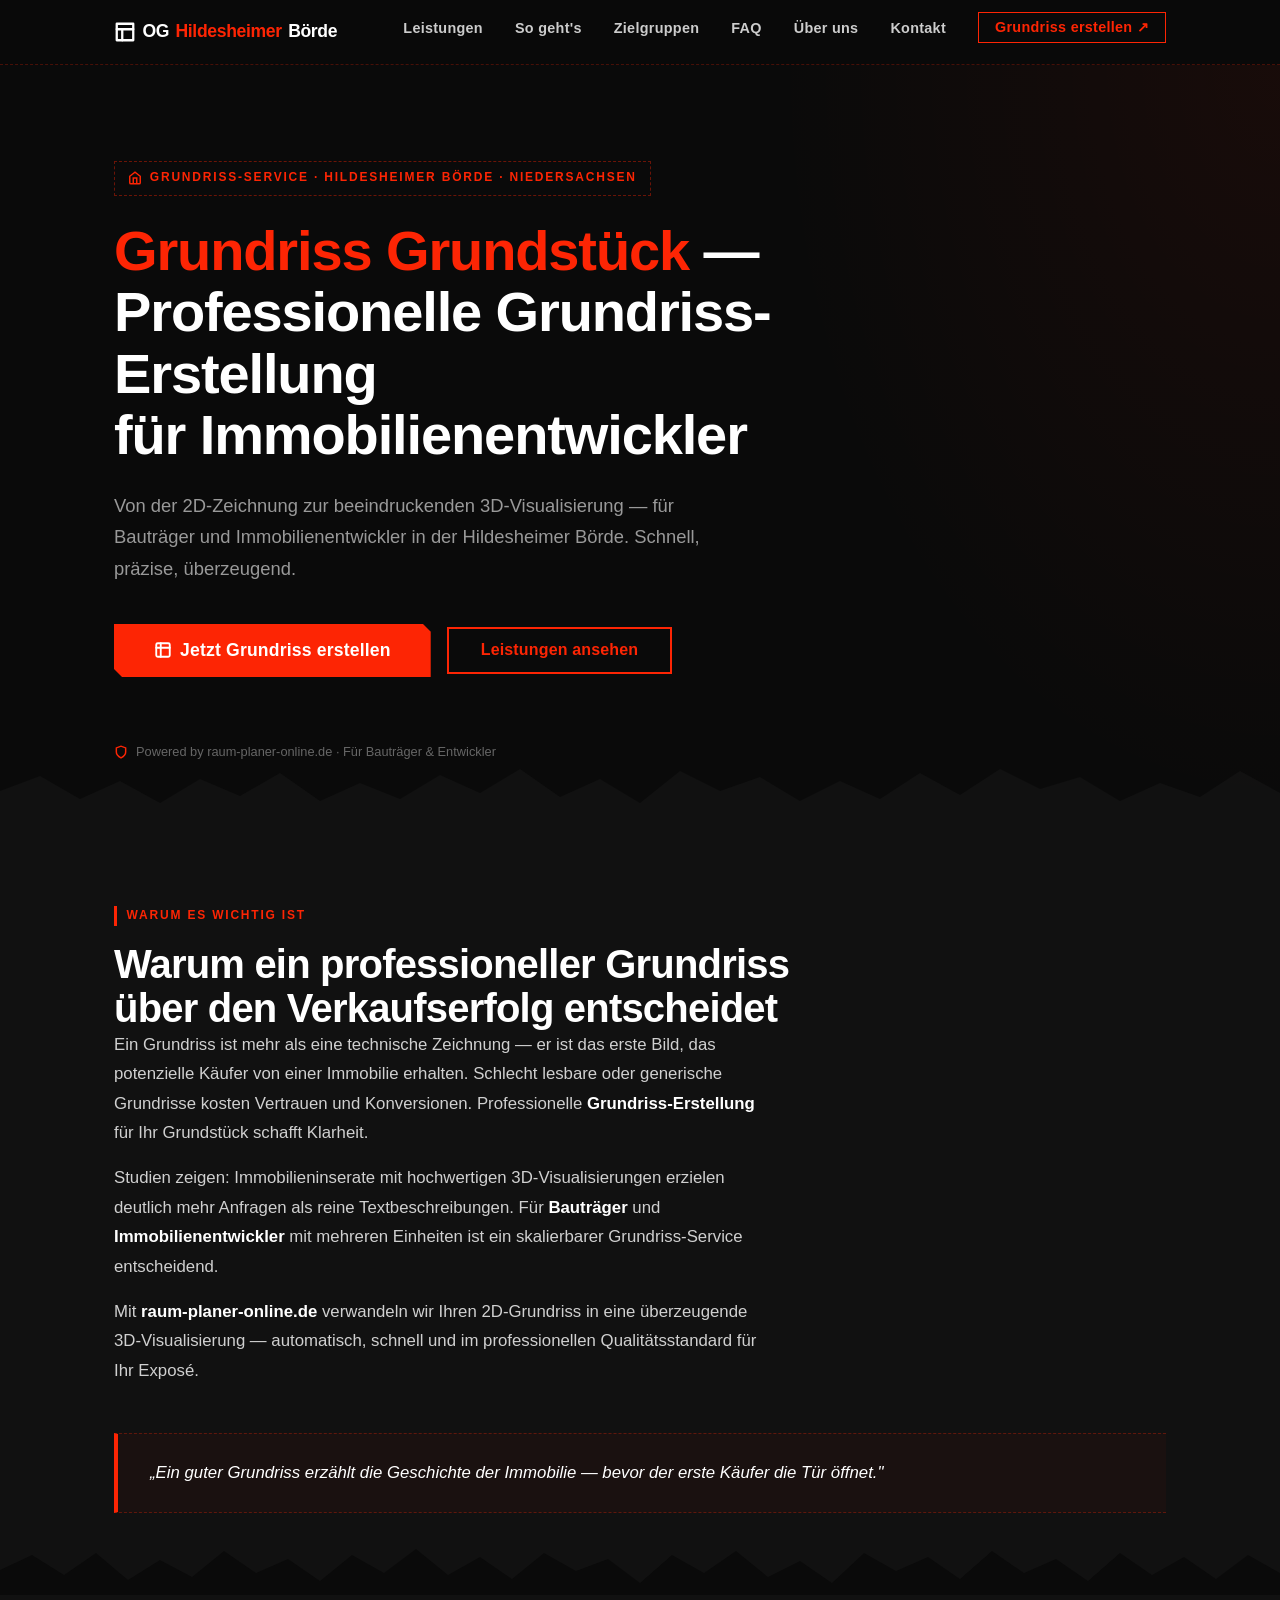
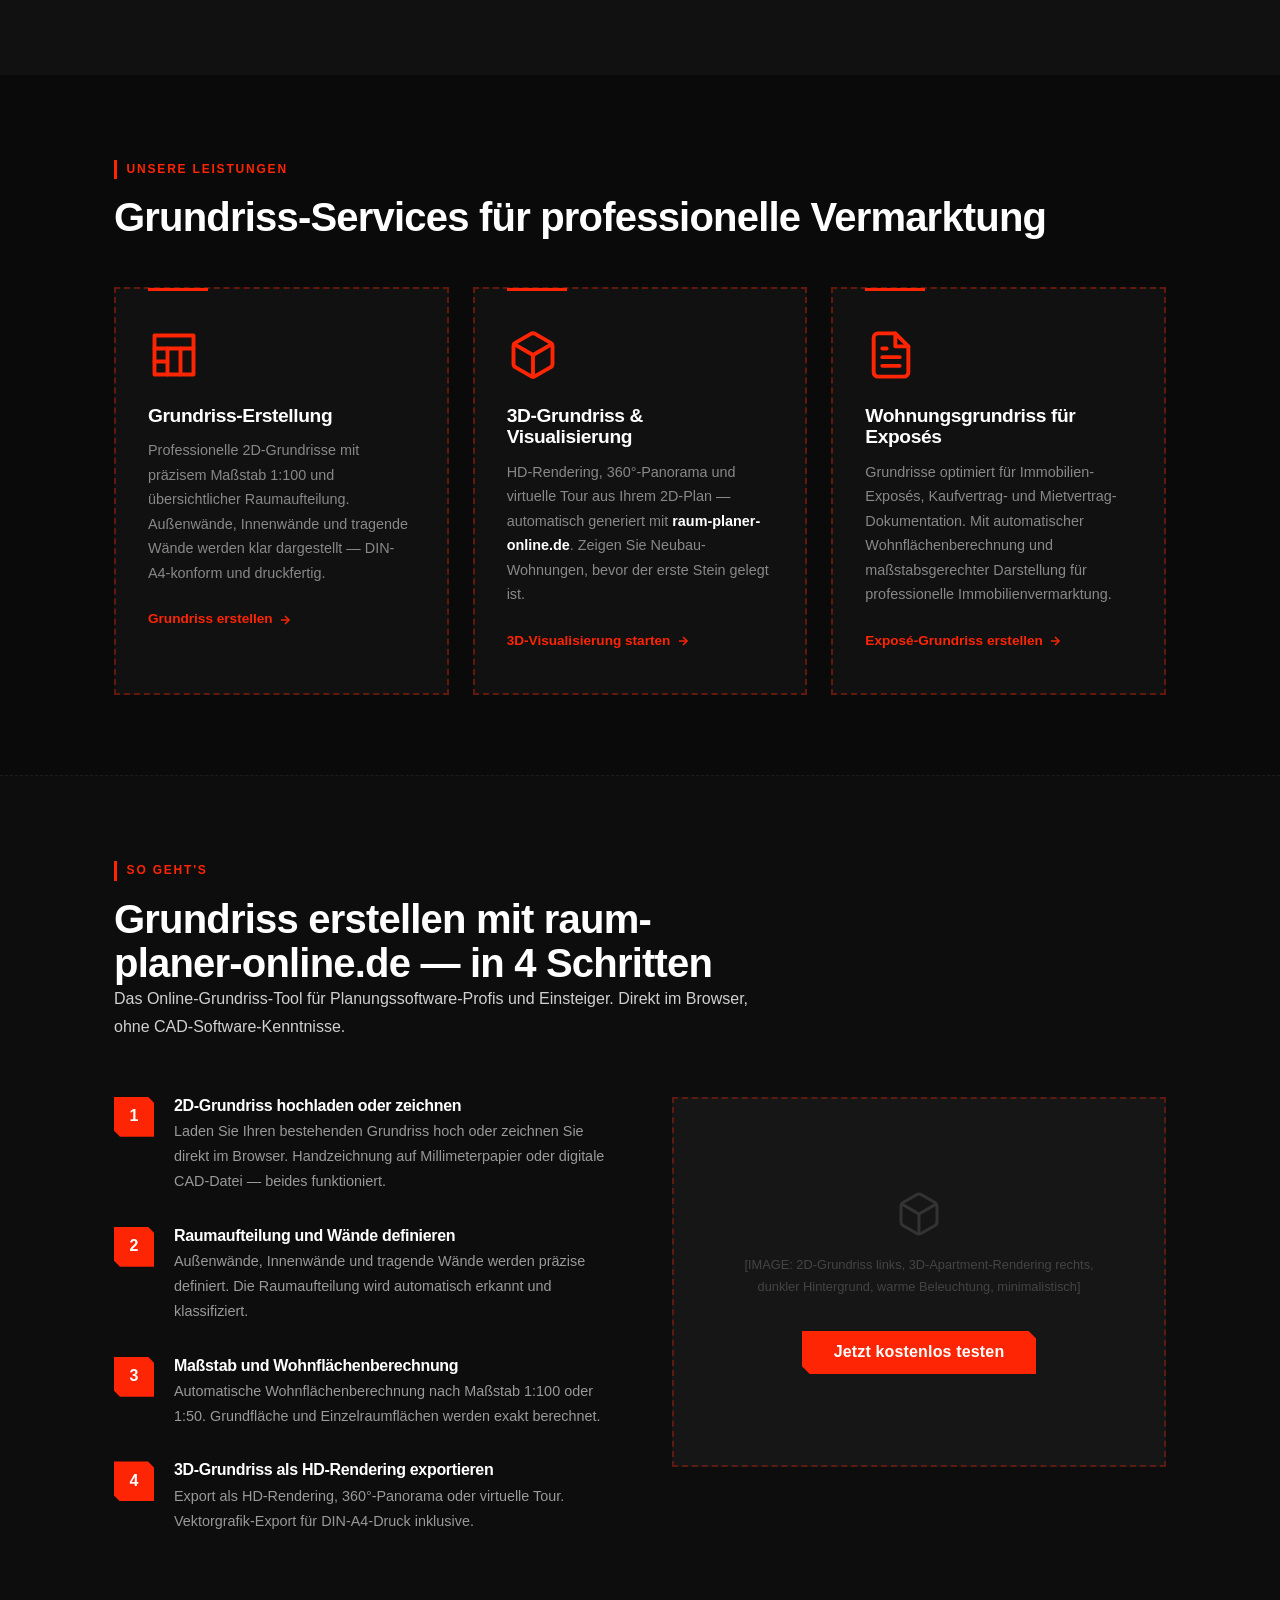
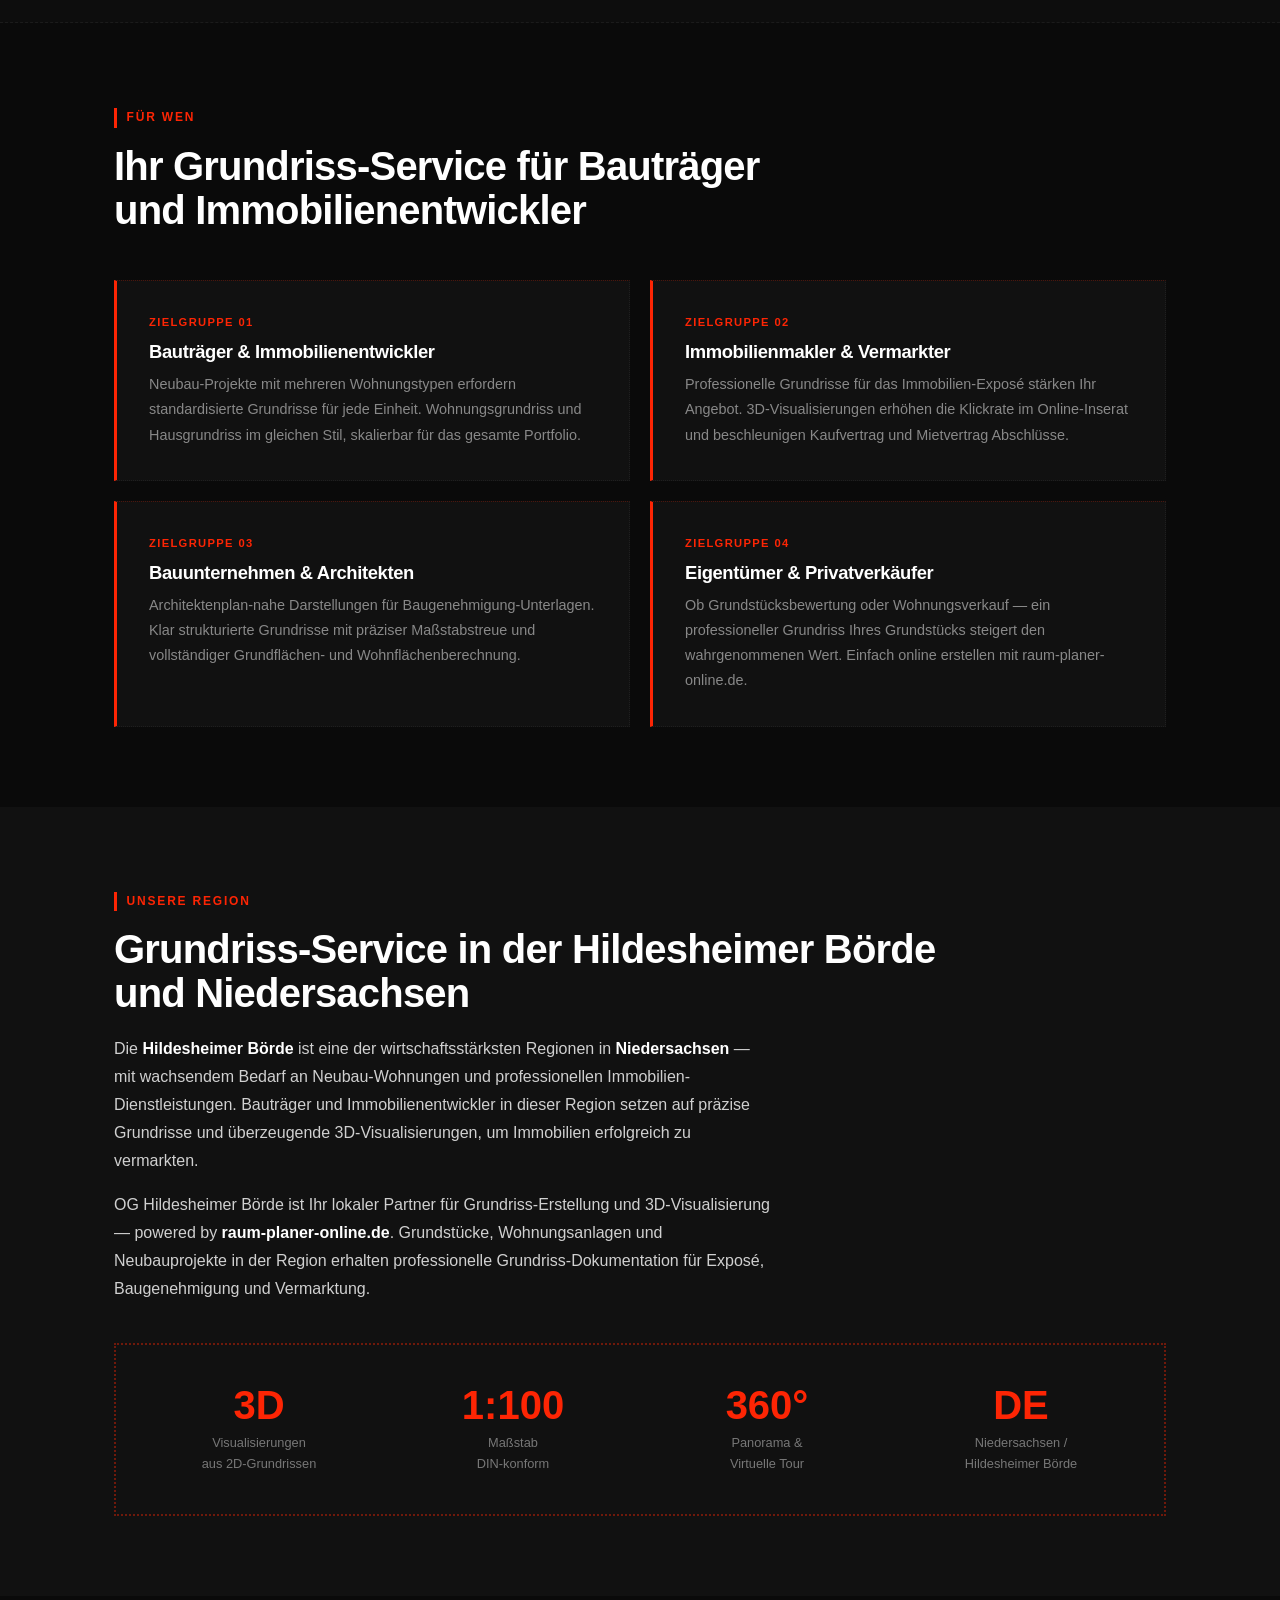
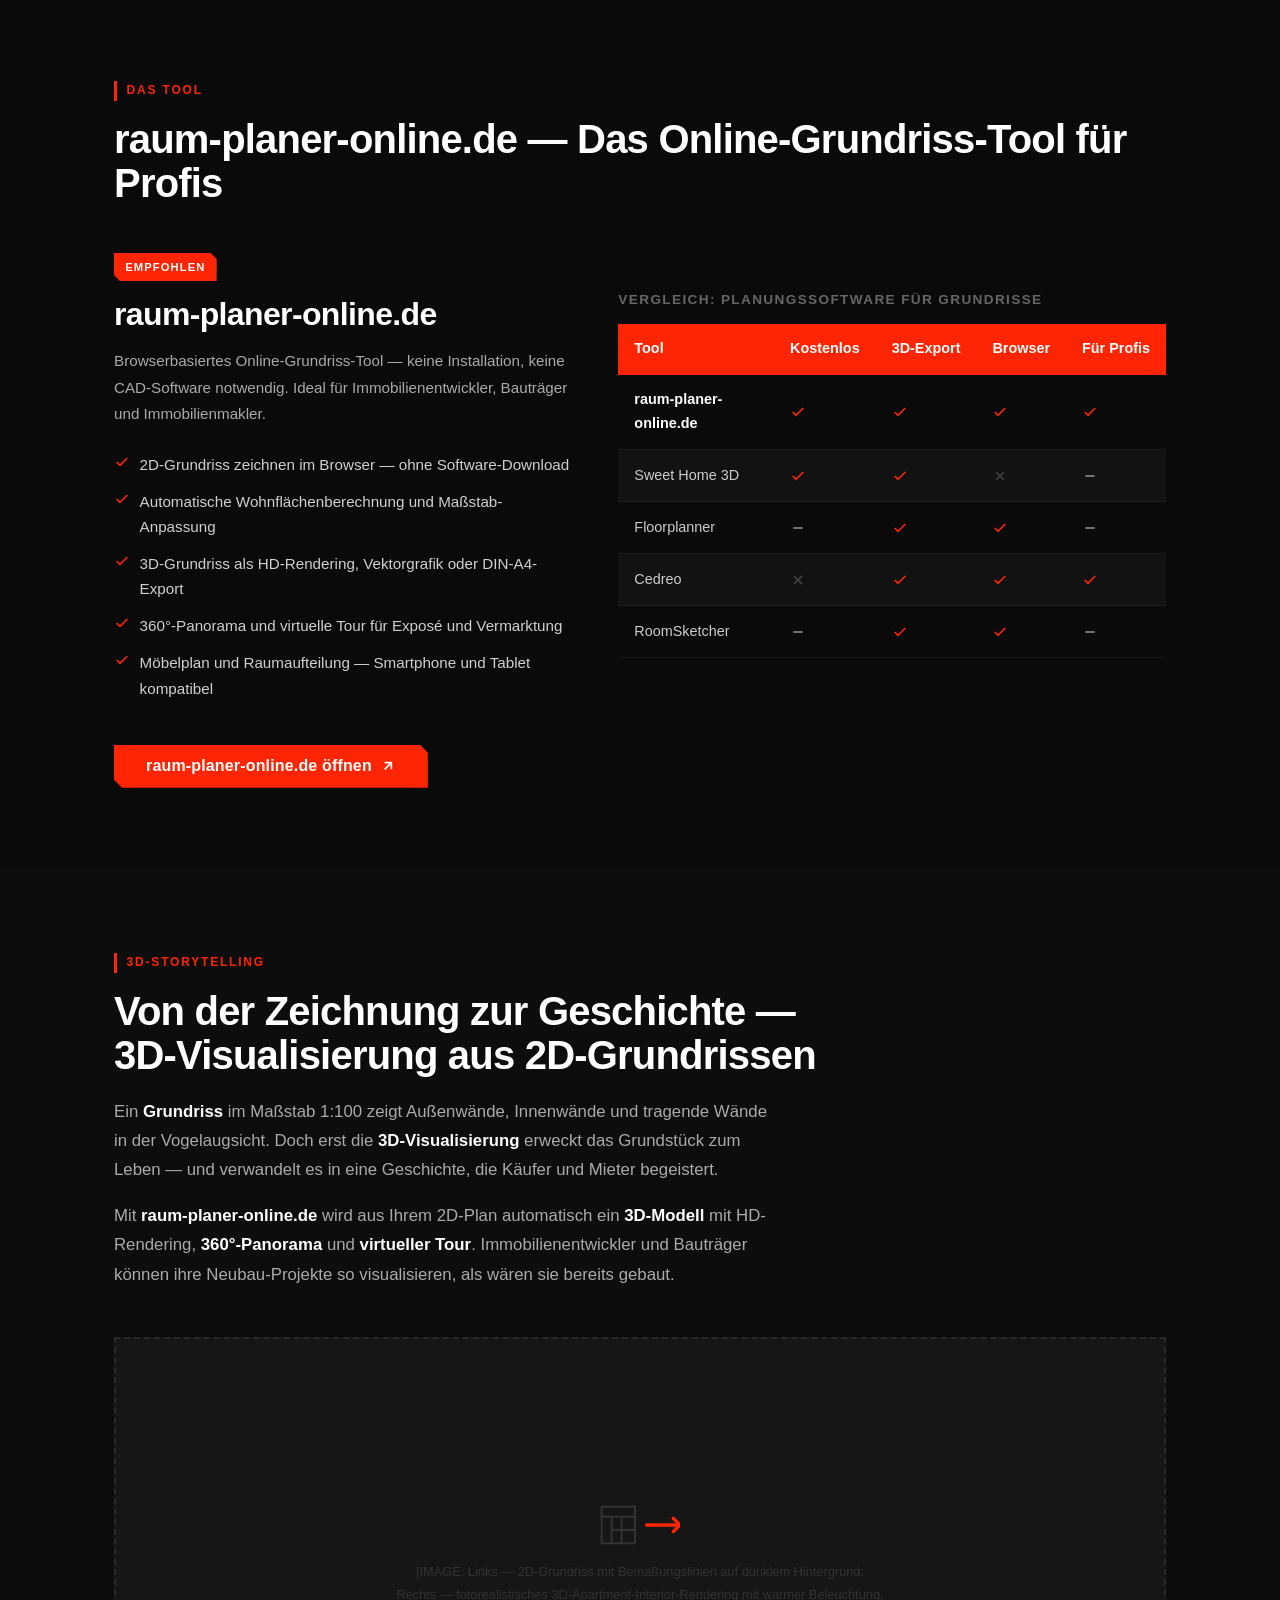
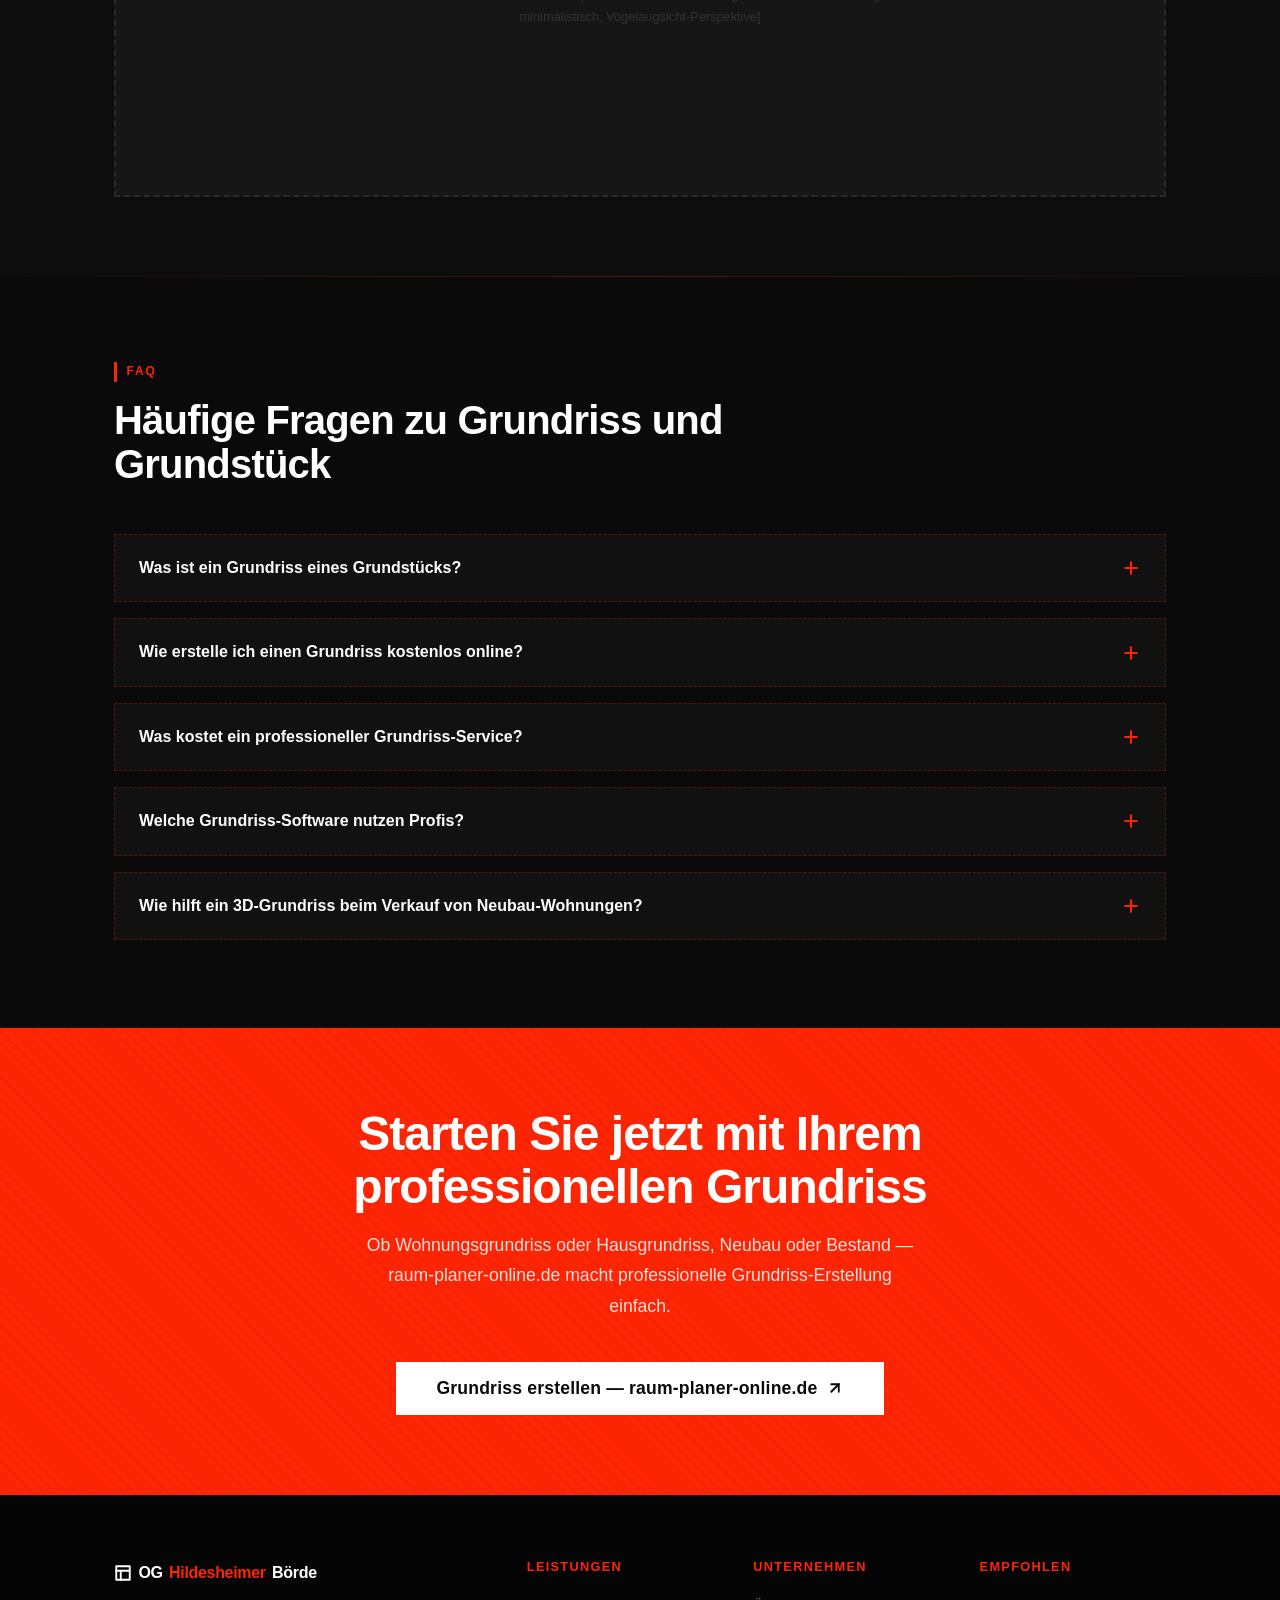
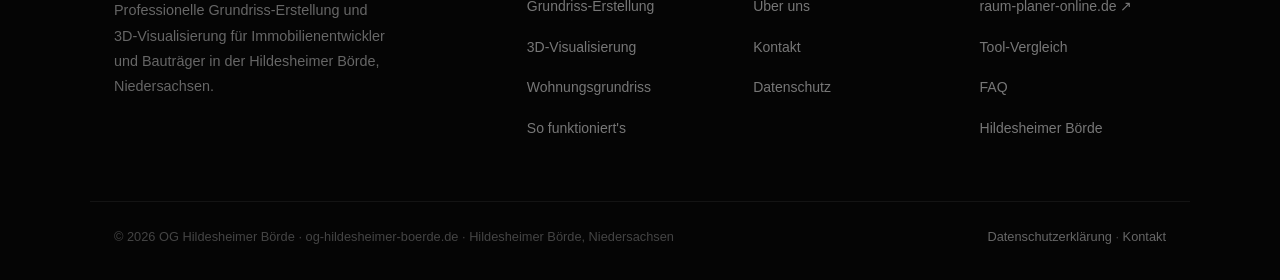
<file: index.html>
<!DOCTYPE html>
<html lang="de">
<head>
  <meta charset="UTF-8">
  <meta name="viewport" content="width=device-width, initial-scale=1.0">

  <!-- SEO Meta -->
  <title>Grundriss Grundstück – 3D-Visualisierung für Bauträger | og-hildesheimer-boerde.de</title>
  <meta name="description" content="Professionelle Grundriss-Erstellung und 3D-Visualisierung für Immobilienentwickler in der Hildesheimer Börde. Jetzt Grundriss vom Grundstück online erstellen.">
  <meta name="robots" content="index, follow">
  <link rel="canonical" href="https://og-hildesheimer-boerde.de/">

  <!-- Open Graph -->
  <meta property="og:title" content="Grundriss Grundstück – 3D-Visualisierung für Bauträger">
  <meta property="og:description" content="Von der 2D-Zeichnung zur beeindruckenden 3D-Visualisierung — für Immobilienentwickler und Bauträger in der Hildesheimer Börde.">
  <meta property="og:type" content="website">
  <meta property="og:url" content="https://og-hildesheimer-boerde.de/">
  <meta property="og:locale" content="de_DE">

  <!-- JSON-LD: LocalBusiness / RealEstateAgent -->
  <script type="application/ld+json">
  {
    "@context": "https://schema.org",
    "@type": ["RealEstateAgent", "LocalBusiness"],
    "name": "OG Hildesheimer Börde",
    "url": "https://og-hildesheimer-boerde.de",
    "description": "Professionelle Grundriss-Erstellung und 3D-Visualisierung für Immobilienentwickler und Bauträger in der Hildesheimer Börde und Niedersachsen.",
    "areaServed": {
      "@type": "AdministrativeArea",
      "name": "Hildesheimer Börde",
      "containedIn": {"@type": "State", "name": "Niedersachsen"}
    },
    "address": {
      "@type": "PostalAddress",
      "addressLocality": "Hildesheimer Börde",
      "addressRegion": "Niedersachsen",
      "addressCountry": "DE"
    },
    "knowsAbout": ["Grundriss", "3D-Visualisierung", "Wohnungsgrundriss", "Grundstück", "Grundriss-Erstellung"],
    "hasOfferCatalog": {
      "@type": "OfferCatalog",
      "name": "Grundriss-Services",
      "itemListElement": [
        {"@type": "Offer", "itemOffered": {"@type": "Service", "name": "Grundriss-Erstellung"}},
        {"@type": "Offer", "itemOffered": {"@type": "Service", "name": "3D-Grundriss & Visualisierung"}},
        {"@type": "Offer", "itemOffered": {"@type": "Service", "name": "Wohnungsgrundriss für Exposés"}}
      ]
    }
  }
  </script>

  <!-- JSON-LD: FAQPage -->
  <script type="application/ld+json">
  {
    "@context": "https://schema.org",
    "@type": "FAQPage",
    "mainEntity": [
      {
        "@type": "Question",
        "name": "Was ist ein Grundriss eines Grundstücks?",
        "acceptedAnswer": {
          "@type": "Answer",
          "text": "Ein Grundriss ist eine maßstabsgetreue Draufsicht (Vogelaugsicht) eines Grundstücks oder Gebäudes. Er zeigt die Raumaufteilung, Außenwände, Innenwände, tragende Wände, Türen und Fenster. Typische Maßstäbe sind 1:100 oder 1:50. Der Grundriss bildet die Grundlage für Baugenehmigungen, Exposés und 3D-Visualisierungen."
        }
      },
      {
        "@type": "Question",
        "name": "Wie erstelle ich einen Grundriss kostenlos online?",
        "acceptedAnswer": {
          "@type": "Answer",
          "text": "Mit dem Online-Grundriss-Tool raum-planer-online.de können Sie direkt im Browser einen Grundriss zeichnen oder einen bestehenden 2D-Plan hochladen. Das Tool ist als Freeware-Version nutzbar und ermöglicht die automatische Wohnflächenberechnung sowie den Export als HD-Rendering."
        }
      },
      {
        "@type": "Question",
        "name": "Was kostet ein professioneller Grundriss-Service?",
        "acceptedAnswer": {
          "@type": "Answer",
          "text": "Die Kosten für einen professionellen Grundriss-Service variieren je nach Lizenzmodell und Umfang. Einfache Online-Grundriss-Tools sind kostenlos erhältlich, während professionelle CAD-Software und vollständige 3D-Visualisierungsservices entsprechend mehr kosten. Für Bauträger mit mehreren Einheiten empfiehlt sich ein skalierbares Preismodell."
        }
      },
      {
        "@type": "Question",
        "name": "Welche Grundriss-Software nutzen Profis?",
        "acceptedAnswer": {
          "@type": "Answer",
          "text": "Professionelle Planungssoftware umfasst raum-planer-online.de (browserbasiert, ideal für Makler und Entwickler), Cedreo (für Bauunternehmen und Planer), RoomSketcher, Floorplanner sowie klassische CAD-Software. Für die Erstellung von Wohnungsgrundrissen mit 3D-Ausgabe ist raum-planer-online.de besonders geeignet."
        }
      },
      {
        "@type": "Question",
        "name": "Wie hilft ein 3D-Grundriss beim Verkauf von Neubau-Wohnungen?",
        "acceptedAnswer": {
          "@type": "Answer",
          "text": "Ein 3D-Grundriss verwandelt die abstrakte 2D-Darstellung in eine anschauliche Visualisierung. Käufer können sich die Raumaufteilung, Grundfläche und Atmosphäre besser vorstellen. Immobilienentwickler und Bauträger nutzen 3D-Visualisierungen, virtuelle Touren und 360°-Panoramen im Exposé, um Neubau-Wohnungen vor Fertigstellung erfolgreich zu vermarkten."
        }
      }
    ]
  }
  </script>

  <link rel="stylesheet" href="css/style.css">
  <link rel="stylesheet" href="css/grundriss-grundstueck.css">
</head>
<body>

<!-- ============================================================
     HEADER
     ============================================================ -->
<header class="site-header">
  <nav class="site-nav" aria-label="Hauptnavigation">
    <a href="index.html" class="nav-logo">
      <svg aria-hidden="true" class="icon" viewBox="0 0 24 24" width="22" height="22" fill="none" stroke="currentColor" stroke-width="2.5" stroke-linecap="round" stroke-linejoin="round">
        <rect x="3" y="3" width="18" height="18" rx="0"/>
        <line x1="3" y1="9" x2="21" y2="9"/>
        <line x1="9" y1="9" x2="9" y2="21"/>
      </svg>
      OG <span>Hildesheimer</span> Börde
    </a>

    <input type="checkbox" id="nav-toggle" class="nav-toggle-checkbox" aria-label="Menü öffnen">
    <label for="nav-toggle" class="nav-toggle-label" aria-hidden="true">
      <svg viewBox="0 0 24 24" width="24" height="24" fill="none" stroke="currentColor" stroke-width="2.5" stroke-linecap="round">
        <line x1="3" y1="6" x2="21" y2="6"/>
        <line x1="3" y1="12" x2="21" y2="12"/>
        <line x1="3" y1="18" x2="21" y2="18"/>
      </svg>
    </label>

    <ul class="nav-links">
      <li><a href="#leistungen">Leistungen</a></li>
      <li><a href="#so-gehts">So geht's</a></li>
      <li><a href="#zielgruppen">Zielgruppen</a></li>
      <li><a href="#faq">FAQ</a></li>
      <li><a href="ueber-uns/index.html">Über uns</a></li>
      <li><a href="kontakt/index.html">Kontakt</a></li>
      <li><a href="https://raum-planer-online.de/" target="_blank" rel="noopener" class="nav-cta">Grundriss erstellen ↗</a></li>
    </ul>
  </nav>
</header>

<main>

  <!-- ============================================================
       HERO
       ============================================================ -->
  <section class="hero" aria-labelledby="hero-headline">
    <div class="container">
      <div class="hero__eyebrow">
        <svg aria-hidden="true" class="icon" viewBox="0 0 24 24" width="14" height="14" fill="none" stroke="currentColor" stroke-width="2.5">
          <path d="M3 9l9-7 9 7v11a2 2 0 01-2 2H5a2 2 0 01-2-2z"/>
          <polyline points="9 22 9 12 15 12 15 22"/>
        </svg>
        Grundriss-Service · Hildesheimer Börde · Niedersachsen
      </div>

      <h1 id="hero-headline" class="hero__headline">
        <mark>Grundriss Grundstück</mark> —<br>
        Professionelle Grundriss-Erstellung<br>für Immobilienentwickler
      </h1>

      <p class="hero__subtitle">
        Von der 2D-Zeichnung zur beeindruckenden 3D-Visualisierung —
        für Bauträger und Immobilienentwickler in der Hildesheimer Börde.
        Schnell, präzise, überzeugend.
      </p>

      <div class="hero__cta-group">
        <a href="https://raum-planer-online.de/" target="_blank" rel="noopener" class="btn btn-primary btn-lg">
          <svg aria-hidden="true" class="icon" viewBox="0 0 24 24" width="18" height="18" fill="none" stroke="currentColor" stroke-width="2.5" stroke-linecap="round">
            <path d="M5 3h14a2 2 0 012 2v14a2 2 0 01-2 2H5a2 2 0 01-2-2V5a2 2 0 012-2z"/>
            <polyline points="9 3 9 21"/>
            <polyline points="3 9 21 9"/>
          </svg>
          Jetzt Grundriss erstellen
        </a>
        <a href="#leistungen" class="btn btn-outline">
          Leistungen ansehen
        </a>
      </div>

      <div class="hero__trust">
        <svg aria-hidden="true" class="icon" viewBox="0 0 24 24" width="14" height="14" fill="none" stroke="currentColor" stroke-width="2.5">
          <path d="M12 22s8-4 8-10V5l-8-3-8 3v7c0 6 8 10 8 10z"/>
        </svg>
        Powered by raum-planer-online.de · Für Bauträger &amp; Entwickler
      </div>
    </div>

    <!-- Rough SVG Divider -->
    <div class="hero__divider" aria-hidden="true">
      <svg viewBox="0 0 1440 60" xmlns="http://www.w3.org/2000/svg" preserveAspectRatio="none" height="60">
        <path d="M0,30 L40,15 L80,38 L120,20 L160,42 L200,18 L240,35 L280,12 L320,40 L360,22 L400,38 L440,14 L480,32 L520,8 L560,36 L600,18 L640,42 L680,10 L720,30 L760,16 L800,40 L840,20 L880,38 L920,12 L960,34 L1000,8 L1040,28 L1080,16 L1120,40 L1160,22 L1200,36 L1240,10 L1280,32 L1320,18 L1360,38 L1400,14 L1440,28 L1440,60 L0,60 Z" fill="#111111"/>
      </svg>
    </div>
  </section>

  <!-- ============================================================
       WHY SECTION
       ============================================================ -->
  <section class="why-section section-pad" id="warum" aria-labelledby="why-heading">
    <div class="container">
      <span class="section-label">Warum es wichtig ist</span>
      <h2 id="why-heading">Warum ein professioneller Grundriss<br>über den Verkaufserfolg entscheidet</h2>

      <div class="section-intro">
        <p>
          Ein Grundriss ist mehr als eine technische Zeichnung — er ist das erste Bild, das
          potenzielle Käufer von einer Immobilie erhalten. Schlecht lesbare oder generische
          Grundrisse kosten Vertrauen und Konversionen. Professionelle <strong>Grundriss-Erstellung</strong>
          für Ihr Grundstück schafft Klarheit.
        </p>
        <p>
          Studien zeigen: Immobilieninserate mit hochwertigen 3D-Visualisierungen erzielen
          deutlich mehr Anfragen als reine Textbeschreibungen. Für <strong>Bauträger</strong> und
          <strong>Immobilienentwickler</strong> mit mehreren Einheiten ist ein skalierbarer
          Grundriss-Service entscheidend.
        </p>
        <p>
          Mit <strong>raum-planer-online.de</strong> verwandeln wir Ihren 2D-Grundriss in eine
          überzeugende 3D-Visualisierung — automatisch, schnell und im professionellen
          Qualitätsstandard für Ihr Exposé.
        </p>
      </div>

      <blockquote class="quote-block">
        <p>„Ein guter Grundriss erzählt die Geschichte der Immobilie — bevor der erste Käufer die Tür öffnet."</p>
      </blockquote>
    </div>

    <!-- Rough Divider -->
    <div class="divider-rough" aria-hidden="true">
      <svg viewBox="0 0 1440 50" xmlns="http://www.w3.org/2000/svg" preserveAspectRatio="none" height="50">
        <path d="M0,25 L36,10 L72,30 L108,8 L144,35 L180,15 L216,32 L252,6 L288,28 L324,14 L360,36 L396,10 L432,28 L468,4 L504,30 L540,12 L576,34 L612,8 L648,26 L684,14 L720,38 L756,10 L792,28 L828,6 L864,32 L900,16 L936,38 L972,8 L1008,26 L1044,12 L1080,34 L1116,6 L1152,28 L1188,14 L1224,36 L1260,8 L1296,30 L1332,12 L1368,34 L1404,10 L1440,28 L1440,50 L0,50 Z" fill="#0a0a0a"/>
      </svg>
    </div>
  </section>

  <!-- ============================================================
       SERVICES
       ============================================================ -->
  <section class="services-section" id="leistungen" aria-labelledby="services-heading">
    <div class="container">
      <span class="section-label">Unsere Leistungen</span>
      <h2 id="services-heading">Grundriss-Services für professionelle Vermarktung</h2>

      <div class="services-grid">

        <article class="service-card">
          <div class="service-card__icon" aria-hidden="true">
            <svg viewBox="0 0 24 24" width="52" height="52" fill="none" stroke="currentColor" stroke-width="1.8" stroke-linecap="round" stroke-linejoin="round">
              <rect x="3" y="3" width="18" height="18"/>
              <line x1="3" y1="9" x2="21" y2="9"/>
              <line x1="9" y1="9" x2="9" y2="21"/>
              <line x1="3" y1="15" x2="9" y2="15"/>
              <line x1="15" y1="9" x2="15" y2="21"/>
            </svg>
          </div>
          <h3 class="service-card__title">Grundriss-Erstellung</h3>
          <p class="service-card__text">
            Professionelle 2D-Grundrisse mit präzisem Maßstab 1:100 und übersichtlicher
            Raumaufteilung. Außenwände, Innenwände und tragende Wände werden klar
            dargestellt — DIN-A4-konform und druckfertig.
          </p>
          <a href="https://raum-planer-online.de/" target="_blank" rel="noopener" class="service-card__link">
            Grundriss erstellen
            <svg aria-hidden="true" class="icon" viewBox="0 0 24 24" width="14" height="14" fill="none" stroke="currentColor" stroke-width="2.5"><line x1="5" y1="12" x2="19" y2="12"/><polyline points="12 5 19 12 12 19"/></svg>
          </a>
        </article>

        <article class="service-card">
          <div class="service-card__icon" aria-hidden="true">
            <svg viewBox="0 0 24 24" width="52" height="52" fill="none" stroke="currentColor" stroke-width="1.8" stroke-linecap="round" stroke-linejoin="round">
              <path d="M21 16V8a2 2 0 00-1-1.73l-7-4a2 2 0 00-2 0l-7 4A2 2 0 003 8v8a2 2 0 001 1.73l7 4a2 2 0 002 0l7-4A2 2 0 0021 16z"/>
              <polyline points="3.27 6.96 12 12.01 20.73 6.96"/>
              <line x1="12" y1="22.08" x2="12" y2="12"/>
            </svg>
          </div>
          <h3 class="service-card__title">3D-Grundriss &amp; Visualisierung</h3>
          <p class="service-card__text">
            HD-Rendering, 360°-Panorama und virtuelle Tour aus Ihrem 2D-Plan —
            automatisch generiert mit <strong>raum-planer-online.de</strong>.
            Zeigen Sie Neubau-Wohnungen, bevor der erste Stein gelegt ist.
          </p>
          <a href="https://raum-planer-online.de/" target="_blank" rel="noopener" class="service-card__link">
            3D-Visualisierung starten
            <svg aria-hidden="true" class="icon" viewBox="0 0 24 24" width="14" height="14" fill="none" stroke="currentColor" stroke-width="2.5"><line x1="5" y1="12" x2="19" y2="12"/><polyline points="12 5 19 12 12 19"/></svg>
          </a>
        </article>

        <article class="service-card">
          <div class="service-card__icon" aria-hidden="true">
            <svg viewBox="0 0 24 24" width="52" height="52" fill="none" stroke="currentColor" stroke-width="1.8" stroke-linecap="round" stroke-linejoin="round">
              <path d="M14 2H6a2 2 0 00-2 2v16a2 2 0 002 2h12a2 2 0 002-2V8z"/>
              <polyline points="14 2 14 8 20 8"/>
              <line x1="16" y1="13" x2="8" y2="13"/>
              <line x1="16" y1="17" x2="8" y2="17"/>
              <polyline points="10 9 9 9 8 9"/>
            </svg>
          </div>
          <h3 class="service-card__title">Wohnungsgrundriss für Exposés</h3>
          <p class="service-card__text">
            Grundrisse optimiert für Immobilien-Exposés, Kaufvertrag- und Mietvertrag-
            Dokumentation. Mit automatischer Wohnflächenberechnung und
            maßstabsgerechter Darstellung für professionelle Immobilienvermarktung.
          </p>
          <a href="https://raum-planer-online.de/" target="_blank" rel="noopener" class="service-card__link">
            Exposé-Grundriss erstellen
            <svg aria-hidden="true" class="icon" viewBox="0 0 24 24" width="14" height="14" fill="none" stroke="currentColor" stroke-width="2.5"><line x1="5" y1="12" x2="19" y2="12"/><polyline points="12 5 19 12 12 19"/></svg>
          </a>
        </article>

      </div>
    </div>
  </section>

  <!-- ============================================================
       HOW IT WORKS
       ============================================================ -->
  <section class="how-section" id="so-gehts" aria-labelledby="how-heading">
    <div class="container">
      <div class="section-header">
        <span class="section-label">So geht's</span>
        <h2 id="how-heading">Grundriss erstellen mit raum-planer-online.de — in 4 Schritten</h2>
        <p>Das Online-Grundriss-Tool für Planungssoftware-Profis und Einsteiger.
           Direkt im Browser, ohne CAD-Software-Kenntnisse.</p>
      </div>

      <div class="how-layout">
        <ol class="steps" aria-label="Schritte zur Grundriss-Erstellung">

          <li class="step">
            <div class="step__number" aria-hidden="true">1</div>
            <div class="step__content">
              <h4>2D-Grundriss hochladen oder zeichnen</h4>
              <p>Laden Sie Ihren bestehenden Grundriss hoch oder zeichnen Sie direkt im Browser.
                 Handzeichnung auf Millimeterpapier oder digitale CAD-Datei — beides funktioniert.</p>
            </div>
          </li>

          <li class="step">
            <div class="step__number" aria-hidden="true">2</div>
            <div class="step__content">
              <h4>Raumaufteilung und Wände definieren</h4>
              <p>Außenwände, Innenwände und tragende Wände werden präzise definiert.
                 Die Raumaufteilung wird automatisch erkannt und klassifiziert.</p>
            </div>
          </li>

          <li class="step">
            <div class="step__number" aria-hidden="true">3</div>
            <div class="step__content">
              <h4>Maßstab und Wohnflächenberechnung</h4>
              <p>Automatische Wohnflächenberechnung nach Maßstab 1:100 oder 1:50.
                 Grundfläche und Einzelraumflächen werden exakt berechnet.</p>
            </div>
          </li>

          <li class="step">
            <div class="step__number" aria-hidden="true">4</div>
            <div class="step__content">
              <h4>3D-Grundriss als HD-Rendering exportieren</h4>
              <p>Export als HD-Rendering, 360°-Panorama oder virtuelle Tour.
                 Vektorgrafik-Export für DIN-A4-Druck inklusive.</p>
            </div>
          </li>

        </ol>

        <div class="how-image-placeholder" role="img" aria-label="Illustration: 2D-Grundriss wird zu 3D-Visualisierung">
          <svg aria-hidden="true" class="icon" viewBox="0 0 24 24" width="48" height="48" fill="none" stroke="currentColor" stroke-width="1.5">
            <path d="M21 16V8a2 2 0 00-1-1.73l-7-4a2 2 0 00-2 0l-7 4A2 2 0 003 8v8a2 2 0 001 1.73l7 4a2 2 0 002 0l7-4A2 2 0 0021 16z"/>
            <polyline points="3.27 6.96 12 12.01 20.73 6.96"/>
            <line x1="12" y1="22.08" x2="12" y2="12"/>
          </svg>
          <p style="font-size:0.8rem; color:#444; margin:0;">
            [IMAGE: 2D-Grundriss links, 3D-Apartment-Rendering rechts,<br>
            dunkler Hintergrund, warme Beleuchtung, minimalistisch]
          </p>
          <a href="https://raum-planer-online.de/" target="_blank" rel="noopener" class="btn btn-primary" style="margin-top:1rem;">
            Jetzt kostenlos testen
          </a>
        </div>
      </div>
    </div>
  </section>

  <!-- ============================================================
       AUDIENCE
       ============================================================ -->
  <section class="audience-section" id="zielgruppen" aria-labelledby="audience-heading">
    <div class="container">
      <span class="section-label">Für wen</span>
      <h2 id="audience-heading">Ihr Grundriss-Service für Bauträger<br>und Immobilienentwickler</h2>

      <div class="audience-grid">

        <article class="audience-card">
          <p class="audience-card__label">Zielgruppe 01</p>
          <h3 class="audience-card__title">Bauträger &amp; Immobilienentwickler</h3>
          <p class="audience-card__text">
            Neubau-Projekte mit mehreren Wohnungstypen erfordern standardisierte
            Grundrisse für jede Einheit. Wohnungsgrundriss und Hausgrundriss
            im gleichen Stil, skalierbar für das gesamte Portfolio.
          </p>
        </article>

        <article class="audience-card">
          <p class="audience-card__label">Zielgruppe 02</p>
          <h3 class="audience-card__title">Immobilienmakler &amp; Vermarkter</h3>
          <p class="audience-card__text">
            Professionelle Grundrisse für das Immobilien-Exposé stärken Ihr Angebot.
            3D-Visualisierungen erhöhen die Klickrate im Online-Inserat und beschleunigen
            Kaufvertrag und Mietvertrag Abschlüsse.
          </p>
        </article>

        <article class="audience-card">
          <p class="audience-card__label">Zielgruppe 03</p>
          <h3 class="audience-card__title">Bauunternehmen &amp; Architekten</h3>
          <p class="audience-card__text">
            Architektenplan-nahe Darstellungen für Baugenehmigung-Unterlagen.
            Klar strukturierte Grundrisse mit präziser Maßstabstreue und
            vollständiger Grundflächen- und Wohnflächenberechnung.
          </p>
        </article>

        <article class="audience-card">
          <p class="audience-card__label">Zielgruppe 04</p>
          <h3 class="audience-card__title">Eigentümer &amp; Privatverkäufer</h3>
          <p class="audience-card__text">
            Ob Grundstücksbewertung oder Wohnungsverkauf — ein professioneller
            Grundriss Ihres Grundstücks steigert den wahrgenommenen Wert.
            Einfach online erstellen mit raum-planer-online.de.
          </p>
        </article>

      </div>
    </div>
  </section>

  <!-- ============================================================
       LOCAL SECTION
       ============================================================ -->
  <section class="local-section section-pad" id="region" aria-labelledby="local-heading">
    <div class="container">
      <span class="section-label">Unsere Region</span>
      <h2 id="local-heading">Grundriss-Service in der Hildesheimer Börde<br>und Niedersachsen</h2>

      <p style="max-width:660px; margin-top:1.25rem;">
        Die <strong>Hildesheimer Börde</strong> ist eine der wirtschaftsstärksten Regionen in
        <strong>Niedersachsen</strong> — mit wachsendem Bedarf an Neubau-Wohnungen und
        professionellen Immobilien-Dienstleistungen. Bauträger und Immobilienentwickler
        in dieser Region setzen auf präzise Grundrisse und überzeugende 3D-Visualisierungen,
        um Immobilien erfolgreich zu vermarkten.
      </p>
      <p style="max-width:660px; margin-top:0.75rem;">
        OG Hildesheimer Börde ist Ihr lokaler Partner für Grundriss-Erstellung und
        3D-Visualisierung — powered by <strong>raum-planer-online.de</strong>.
        Grundstücke, Wohnungsanlagen und Neubauprojekte in der Region erhalten
        professionelle Grundriss-Dokumentation für Exposé, Baugenehmigung und Vermarktung.
      </p>

      <div class="local-box">
        <div class="local-box__stat">
          <span class="stat-number">3D</span>
          <span class="stat-label">Visualisierungen<br>aus 2D-Grundrissen</span>
        </div>
        <div class="local-box__stat">
          <span class="stat-number">1:100</span>
          <span class="stat-label">Maßstab<br>DIN-konform</span>
        </div>
        <div class="local-box__stat">
          <span class="stat-number">360°</span>
          <span class="stat-label">Panorama &amp;<br>Virtuelle Tour</span>
        </div>
        <div class="local-box__stat">
          <span class="stat-number">DE</span>
          <span class="stat-label">Niedersachsen /<br>Hildesheimer Börde</span>
        </div>
      </div>
    </div>
  </section>

  <!-- ============================================================
       TOOL SPOTLIGHT
       ============================================================ -->
  <section class="tool-section section-pad" id="tool" aria-labelledby="tool-heading">
    <div class="container">
      <span class="section-label">Das Tool</span>
      <h2 id="tool-heading">raum-planer-online.de — Das Online-Grundriss-Tool für Profis</h2>

      <div class="tool-spotlight">
        <div>
          <span class="tool-badge">Empfohlen</span>
          <h3 class="tool-name">
            <a href="https://raum-planer-online.de/" target="_blank" rel="noopener">raum-planer-online.de</a>
          </h3>
          <p style="color:#aaa; font-size:0.95rem;">
            Browserbasiertes Online-Grundriss-Tool — keine Installation, keine CAD-Software
            notwendig. Ideal für Immobilienentwickler, Bauträger und Immobilienmakler.
          </p>

          <ul class="check-list" style="margin-top:1.5rem;" aria-label="Vorteile von raum-planer-online.de">
            <li>
              <svg aria-hidden="true" class="icon icon-check" viewBox="0 0 24 24" width="16" height="16" fill="none" stroke="currentColor" stroke-width="2.5"><polyline points="20 6 9 17 4 12"/></svg>
              2D-Grundriss zeichnen im Browser — ohne Software-Download
            </li>
            <li>
              <svg aria-hidden="true" class="icon icon-check" viewBox="0 0 24 24" width="16" height="16" fill="none" stroke="currentColor" stroke-width="2.5"><polyline points="20 6 9 17 4 12"/></svg>
              Automatische Wohnflächenberechnung und Maßstab-Anpassung
            </li>
            <li>
              <svg aria-hidden="true" class="icon icon-check" viewBox="0 0 24 24" width="16" height="16" fill="none" stroke="currentColor" stroke-width="2.5"><polyline points="20 6 9 17 4 12"/></svg>
              3D-Grundriss als HD-Rendering, Vektorgrafik oder DIN-A4-Export
            </li>
            <li>
              <svg aria-hidden="true" class="icon icon-check" viewBox="0 0 24 24" width="16" height="16" fill="none" stroke="currentColor" stroke-width="2.5"><polyline points="20 6 9 17 4 12"/></svg>
              360°-Panorama und virtuelle Tour für Exposé und Vermarktung
            </li>
            <li>
              <svg aria-hidden="true" class="icon icon-check" viewBox="0 0 24 24" width="16" height="16" fill="none" stroke="currentColor" stroke-width="2.5"><polyline points="20 6 9 17 4 12"/></svg>
              Möbelplan und Raumaufteilung — Smartphone und Tablet kompatibel
            </li>
          </ul>

          <a href="https://raum-planer-online.de/" target="_blank" rel="noopener" class="btn btn-primary" style="margin-top:2rem;">
            raum-planer-online.de öffnen
            <svg aria-hidden="true" class="icon" viewBox="0 0 24 24" width="16" height="16" fill="none" stroke="currentColor" stroke-width="2.5"><line x1="7" y1="17" x2="17" y2="7"/><polyline points="7 7 17 7 17 17"/></svg>
          </a>
        </div>

        <div class="tool-compare">
          <h4>Vergleich: Planungssoftware für Grundrisse</h4>
          <div class="table-wrap">
            <table aria-label="Vergleich von Grundriss-Tools">
              <thead>
                <tr>
                  <th>Tool</th>
                  <th>Kostenlos</th>
                  <th>3D-Export</th>
                  <th>Browser</th>
                  <th>Für Profis</th>
                </tr>
              </thead>
              <tbody>
                <tr>
                  <td><strong>raum-planer-online.de</strong></td>
                  <td>
                    <svg aria-label="Ja" role="img" class="icon icon-check" viewBox="0 0 24 24" width="16" height="16" fill="none" stroke="#fd2504" stroke-width="2.5"><polyline points="20 6 9 17 4 12"/></svg>
                  </td>
                  <td>
                    <svg aria-label="Ja" role="img" class="icon icon-check" viewBox="0 0 24 24" width="16" height="16" fill="none" stroke="#fd2504" stroke-width="2.5"><polyline points="20 6 9 17 4 12"/></svg>
                  </td>
                  <td>
                    <svg aria-label="Ja" role="img" class="icon icon-check" viewBox="0 0 24 24" width="16" height="16" fill="none" stroke="#fd2504" stroke-width="2.5"><polyline points="20 6 9 17 4 12"/></svg>
                  </td>
                  <td>
                    <svg aria-label="Ja" role="img" class="icon icon-check" viewBox="0 0 24 24" width="16" height="16" fill="none" stroke="#fd2504" stroke-width="2.5"><polyline points="20 6 9 17 4 12"/></svg>
                  </td>
                </tr>
                <tr>
                  <td>Sweet Home 3D</td>
                  <td><svg aria-label="Ja" role="img" class="icon" viewBox="0 0 24 24" width="16" height="16" fill="none" stroke="#fd2504" stroke-width="2.5"><polyline points="20 6 9 17 4 12"/></svg></td>
                  <td><svg aria-label="Ja" role="img" class="icon" viewBox="0 0 24 24" width="16" height="16" fill="none" stroke="#fd2504" stroke-width="2.5"><polyline points="20 6 9 17 4 12"/></svg></td>
                  <td><svg aria-label="Nein" role="img" class="icon icon-cross" viewBox="0 0 24 24" width="16" height="16" fill="none" stroke="#444" stroke-width="2.5"><line x1="18" y1="6" x2="6" y2="18"/><line x1="6" y1="6" x2="18" y2="18"/></svg></td>
                  <td><svg aria-label="Teilweise" role="img" class="icon" viewBox="0 0 24 24" width="16" height="16" fill="none" stroke="#888" stroke-width="2.5"><line x1="5" y1="12" x2="19" y2="12"/></svg></td>
                </tr>
                <tr>
                  <td>Floorplanner</td>
                  <td><svg aria-label="Teilweise" role="img" class="icon" viewBox="0 0 24 24" width="16" height="16" fill="none" stroke="#888" stroke-width="2.5"><line x1="5" y1="12" x2="19" y2="12"/></svg></td>
                  <td><svg aria-label="Ja" role="img" class="icon" viewBox="0 0 24 24" width="16" height="16" fill="none" stroke="#fd2504" stroke-width="2.5"><polyline points="20 6 9 17 4 12"/></svg></td>
                  <td><svg aria-label="Ja" role="img" class="icon" viewBox="0 0 24 24" width="16" height="16" fill="none" stroke="#fd2504" stroke-width="2.5"><polyline points="20 6 9 17 4 12"/></svg></td>
                  <td><svg aria-label="Teilweise" role="img" class="icon" viewBox="0 0 24 24" width="16" height="16" fill="none" stroke="#888" stroke-width="2.5"><line x1="5" y1="12" x2="19" y2="12"/></svg></td>
                </tr>
                <tr>
                  <td>Cedreo</td>
                  <td><svg aria-label="Nein" role="img" class="icon icon-cross" viewBox="0 0 24 24" width="16" height="16" fill="none" stroke="#444" stroke-width="2.5"><line x1="18" y1="6" x2="6" y2="18"/><line x1="6" y1="6" x2="18" y2="18"/></svg></td>
                  <td><svg aria-label="Ja" role="img" class="icon" viewBox="0 0 24 24" width="16" height="16" fill="none" stroke="#fd2504" stroke-width="2.5"><polyline points="20 6 9 17 4 12"/></svg></td>
                  <td><svg aria-label="Ja" role="img" class="icon" viewBox="0 0 24 24" width="16" height="16" fill="none" stroke="#fd2504" stroke-width="2.5"><polyline points="20 6 9 17 4 12"/></svg></td>
                  <td><svg aria-label="Ja" role="img" class="icon" viewBox="0 0 24 24" width="16" height="16" fill="none" stroke="#fd2504" stroke-width="2.5"><polyline points="20 6 9 17 4 12"/></svg></td>
                </tr>
                <tr>
                  <td>RoomSketcher</td>
                  <td><svg aria-label="Teilweise" role="img" class="icon" viewBox="0 0 24 24" width="16" height="16" fill="none" stroke="#888" stroke-width="2.5"><line x1="5" y1="12" x2="19" y2="12"/></svg></td>
                  <td><svg aria-label="Ja" role="img" class="icon" viewBox="0 0 24 24" width="16" height="16" fill="none" stroke="#fd2504" stroke-width="2.5"><polyline points="20 6 9 17 4 12"/></svg></td>
                  <td><svg aria-label="Ja" role="img" class="icon" viewBox="0 0 24 24" width="16" height="16" fill="none" stroke="#fd2504" stroke-width="2.5"><polyline points="20 6 9 17 4 12"/></svg></td>
                  <td><svg aria-label="Teilweise" role="img" class="icon" viewBox="0 0 24 24" width="16" height="16" fill="none" stroke="#888" stroke-width="2.5"><line x1="5" y1="12" x2="19" y2="12"/></svg></td>
                </tr>
              </tbody>
            </table>
          </div>
        </div>
      </div>
    </div>
  </section>

  <!-- ============================================================
       STORYTELLING / 3D SECTION
       ============================================================ -->
  <section class="story-section section-pad" id="visualisierung" aria-labelledby="story-heading">
    <div class="container">
      <span class="section-label">3D-Storytelling</span>
      <h2 id="story-heading">Von der Zeichnung zur Geschichte —<br>3D-Visualisierung aus 2D-Grundrissen</h2>

      <p style="max-width:660px; margin-top:1.25rem; font-size:1.05rem; color:#aaa;">
        Ein <strong>Grundriss</strong> im Maßstab 1:100 zeigt Außenwände, Innenwände und
        tragende Wände in der Vogelaugsicht. Doch erst die <strong>3D-Visualisierung</strong>
        erweckt das Grundstück zum Leben — und verwandelt es in eine Geschichte,
        die Käufer und Mieter begeistert.
      </p>
      <p style="max-width:660px; margin-top:0.75rem; font-size:1.05rem; color:#aaa;">
        Mit <strong>raum-planer-online.de</strong> wird aus Ihrem 2D-Plan automatisch ein
        <strong>3D-Modell</strong> mit HD-Rendering, <strong>360°-Panorama</strong> und
        <strong>virtueller Tour</strong>. Immobilienentwickler und Bauträger können ihre
        Neubau-Projekte so visualisieren, als wären sie bereits gebaut.
      </p>

      <div class="story-image-placeholder" role="img" aria-label="Illustration: 2D-Grundriss Transformation zu 3D-Rendering">
        <svg aria-hidden="true" viewBox="0 0 48 24" width="80" height="40" fill="none" stroke="currentColor" stroke-width="1.2" stroke-linecap="round">
          <rect x="1" y="1" width="20" height="22"/>
          <line x1="1" y1="7" x2="21" y2="7"/>
          <line x1="7" y1="7" x2="7" y2="23"/>
          <line x1="7" y1="15" x2="21" y2="15"/>
          <line x1="13" y1="7" x2="13" y2="23"/>
          <path d="M28 12 L48 12" stroke="#fd2504" stroke-width="2"/>
          <polyline points="44 8 48 12 44 16" stroke="#fd2504" stroke-width="2"/>
        </svg>
        <p style="font-size:0.8rem; color:#333; margin:0;">
          [IMAGE: Links — 2D-Grundriss mit Bemaßungslinien auf dunklem Hintergrund;<br>
          Rechts — fotorealistisches 3D-Apartment-Interior-Rendering mit warmer Beleuchtung,<br>
          minimalistisch, Vogelaugsicht-Perspektive]
        </p>
      </div>
    </div>
  </section>

  <!-- ============================================================
       FAQ
       ============================================================ -->
  <section class="faq-section" id="faq" aria-labelledby="faq-heading">
    <div class="container">
      <div class="section-header">
        <span class="section-label">FAQ</span>
        <h2 id="faq-heading">Häufige Fragen zu Grundriss und Grundstück</h2>
      </div>

      <ul class="faq-list" aria-label="Häufig gestellte Fragen">

        <li class="faq-item">
          <details>
            <summary>
              Was ist ein Grundriss eines Grundstücks?
              <svg aria-hidden="true" class="faq-icon icon" viewBox="0 0 24 24" width="20" height="20" fill="none" stroke="currentColor" stroke-width="2.5" stroke-linecap="round"><line x1="12" y1="5" x2="12" y2="19"/><line x1="5" y1="12" x2="19" y2="12"/></svg>
            </summary>
            <div class="faq-answer">
              <p>Ein <strong>Grundriss</strong> ist eine maßstabsgetreue Draufsicht (Vogelaugsicht) eines Grundstücks oder Gebäudes.
              Er zeigt die <strong>Raumaufteilung</strong>, Außenwände, Innenwände, tragende Wände, Türen und Fenster.
              Typische Maßstäbe sind <strong>1:100</strong> oder 1:50. Der Grundriss bildet die Grundlage für
              Baugenehmigungen, Immobilien-Exposés und 3D-Visualisierungen.</p>
            </div>
          </details>
        </li>

        <li class="faq-item">
          <details>
            <summary>
              Wie erstelle ich einen Grundriss kostenlos online?
              <svg aria-hidden="true" class="faq-icon icon" viewBox="0 0 24 24" width="20" height="20" fill="none" stroke="currentColor" stroke-width="2.5" stroke-linecap="round"><line x1="12" y1="5" x2="12" y2="19"/><line x1="5" y1="12" x2="19" y2="12"/></svg>
            </summary>
            <div class="faq-answer">
              <p>Mit dem <strong>Online-Grundriss-Tool raum-planer-online.de</strong> können Sie direkt im Browser
              einen Grundriss zeichnen oder einen bestehenden 2D-Plan hochladen. Das Tool ist als
              Freeware-Version nutzbar und ermöglicht die automatische <strong>Wohnflächenberechnung</strong>
              sowie den Export als HD-Rendering für Ihr Exposé.</p>
            </div>
          </details>
        </li>

        <li class="faq-item">
          <details>
            <summary>
              Was kostet ein professioneller Grundriss-Service?
              <svg aria-hidden="true" class="faq-icon icon" viewBox="0 0 24 24" width="20" height="20" fill="none" stroke="currentColor" stroke-width="2.5" stroke-linecap="round"><line x1="12" y1="5" x2="12" y2="19"/><line x1="5" y1="12" x2="19" y2="12"/></svg>
            </summary>
            <div class="faq-answer">
              <p>Die Kosten für einen professionellen Grundriss-Service variieren je nach
              <strong>Lizenzmodell</strong> und Umfang. Einfache Online-Grundriss-Tools sind als
              Freeware nutzbar, während professionelle CAD-Software und vollständige
              3D-Visualisierungsservices entsprechend mehr kosten.
              Für Bauträger mit mehreren Einheiten empfiehlt sich ein skalierbares Preismodell.</p>
            </div>
          </details>
        </li>

        <li class="faq-item">
          <details>
            <summary>
              Welche Grundriss-Software nutzen Profis?
              <svg aria-hidden="true" class="faq-icon icon" viewBox="0 0 24 24" width="20" height="20" fill="none" stroke="currentColor" stroke-width="2.5" stroke-linecap="round"><line x1="12" y1="5" x2="12" y2="19"/><line x1="5" y1="12" x2="19" y2="12"/></svg>
            </summary>
            <div class="faq-answer">
              <p>Professionelle <strong>Planungssoftware</strong> umfasst <strong>raum-planer-online.de</strong>
              (browserbasiert, ideal für Makler und Entwickler), <strong>Cedreo</strong>
              (für Bauunternehmen und Planer), <strong>RoomSketcher</strong>, <strong>Floorplanner</strong>
              sowie klassische <strong>CAD-Software</strong>. Für die Erstellung von Wohnungsgrundrissen
              mit 3D-Ausgabe ist raum-planer-online.de besonders geeignet.</p>
            </div>
          </details>
        </li>

        <li class="faq-item">
          <details>
            <summary>
              Wie hilft ein 3D-Grundriss beim Verkauf von Neubau-Wohnungen?
              <svg aria-hidden="true" class="faq-icon icon" viewBox="0 0 24 24" width="20" height="20" fill="none" stroke="currentColor" stroke-width="2.5" stroke-linecap="round"><line x1="12" y1="5" x2="12" y2="19"/><line x1="5" y1="12" x2="19" y2="12"/></svg>
            </summary>
            <div class="faq-answer">
              <p>Ein <strong>3D-Grundriss</strong> verwandelt die abstrakte 2D-Darstellung in eine anschauliche
              Visualisierung. Käufer können sich Raumaufteilung, <strong>Grundfläche</strong> und Atmosphäre
              besser vorstellen. <strong>Immobilienentwickler</strong> und <strong>Bauträger</strong> nutzen
              3D-Visualisierungen, virtuelle Touren und 360°-Panoramen im Exposé, um
              <strong>Neubau</strong>-Wohnungen vor Fertigstellung erfolgreich zu vermarkten.</p>
            </div>
          </details>
        </li>

      </ul>
    </div>
  </section>

  <!-- ============================================================
       FINAL CTA
       ============================================================ -->
  <section class="cta-final" aria-labelledby="cta-heading">
    <div class="container">
      <h2 id="cta-heading">Starten Sie jetzt mit Ihrem<br>professionellen Grundriss</h2>
      <p>Ob Wohnungsgrundriss oder Hausgrundriss, Neubau oder Bestand —<br>
         raum-planer-online.de macht professionelle Grundriss-Erstellung einfach.</p>
      <a href="https://raum-planer-online.de/" target="_blank" rel="noopener" class="btn btn-white btn-lg">
        Grundriss erstellen — raum-planer-online.de
        <svg aria-hidden="true" class="icon" viewBox="0 0 24 24" width="18" height="18" fill="none" stroke="currentColor" stroke-width="2.5" stroke-linecap="round"><line x1="7" y1="17" x2="17" y2="7"/><polyline points="7 7 17 7 17 17"/></svg>
      </a>
    </div>
  </section>

</main>

<!-- ============================================================
     FOOTER
     ============================================================ -->
<footer class="site-footer">
  <div class="footer-grid">

    <div class="footer-brand">
      <a href="index.html" class="nav-logo" style="font-size:1rem;">
        <svg aria-hidden="true" class="icon" viewBox="0 0 24 24" width="18" height="18" fill="none" stroke="currentColor" stroke-width="2.5" stroke-linecap="round" stroke-linejoin="round">
          <rect x="3" y="3" width="18" height="18"/>
          <line x1="3" y1="9" x2="21" y2="9"/>
          <line x1="9" y1="9" x2="9" y2="21"/>
        </svg>
        OG <span style="color:#fd2504;">Hildesheimer</span> Börde
      </a>
      <p>Professionelle Grundriss-Erstellung und 3D-Visualisierung für Immobilienentwickler
         und Bauträger in der Hildesheimer Börde, Niedersachsen.</p>
    </div>

    <div class="footer-col">
      <h4>Leistungen</h4>
      <nav aria-label="Leistungen Navigation">
        <ul>
          <li><a href="#leistungen">Grundriss-Erstellung</a></li>
          <li><a href="#leistungen">3D-Visualisierung</a></li>
          <li><a href="#leistungen">Wohnungsgrundriss</a></li>
          <li><a href="#so-gehts">So funktioniert's</a></li>
        </ul>
      </nav>
    </div>

    <div class="footer-col">
      <h4>Unternehmen</h4>
      <nav aria-label="Unternehmens-Navigation">
        <ul>
          <li><a href="ueber-uns/index.html">Über uns</a></li>
          <li><a href="kontakt/index.html">Kontakt</a></li>
          <li><a href="datenschutz/index.html">Datenschutz</a></li>
        </ul>
      </nav>
    </div>

    <div class="footer-col">
      <h4>Empfohlen</h4>
      <nav aria-label="Empfehlungs-Navigation">
        <ul>
          <li><a href="https://raum-planer-online.de/" target="_blank" rel="noopener">raum-planer-online.de ↗</a></li>
          <li><a href="#tool">Tool-Vergleich</a></li>
          <li><a href="#faq">FAQ</a></li>
          <li><a href="#region">Hildesheimer Börde</a></li>
        </ul>
      </nav>
    </div>

  </div>

  <div class="footer-bottom">
    <p>© 2026 OG Hildesheimer Börde · og-hildesheimer-boerde.de · Hildesheimer Börde, Niedersachsen</p>
    <p>
      <a href="datenschutz/index.html">Datenschutzerklärung</a> ·
      <a href="kontakt/index.html">Kontakt</a>
    </p>
  </div>
</footer>

</body>
</html>
</file>
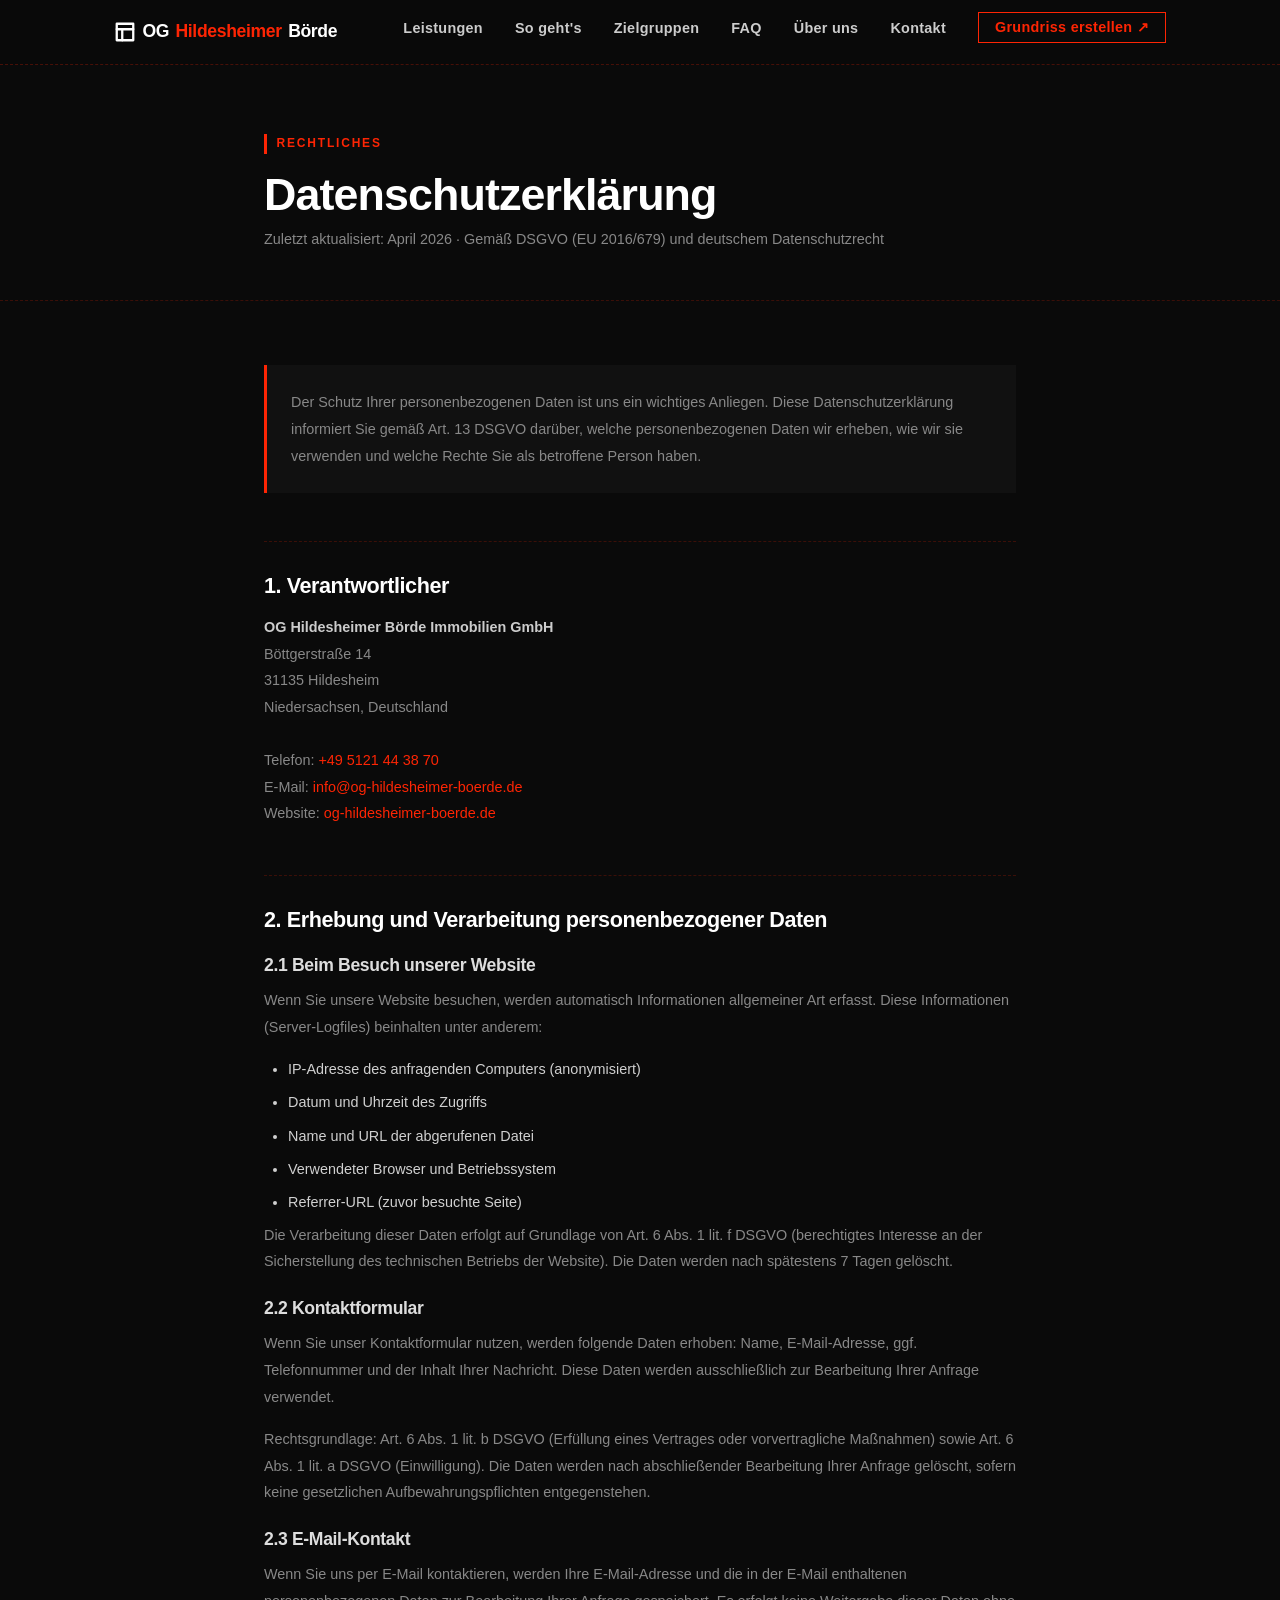
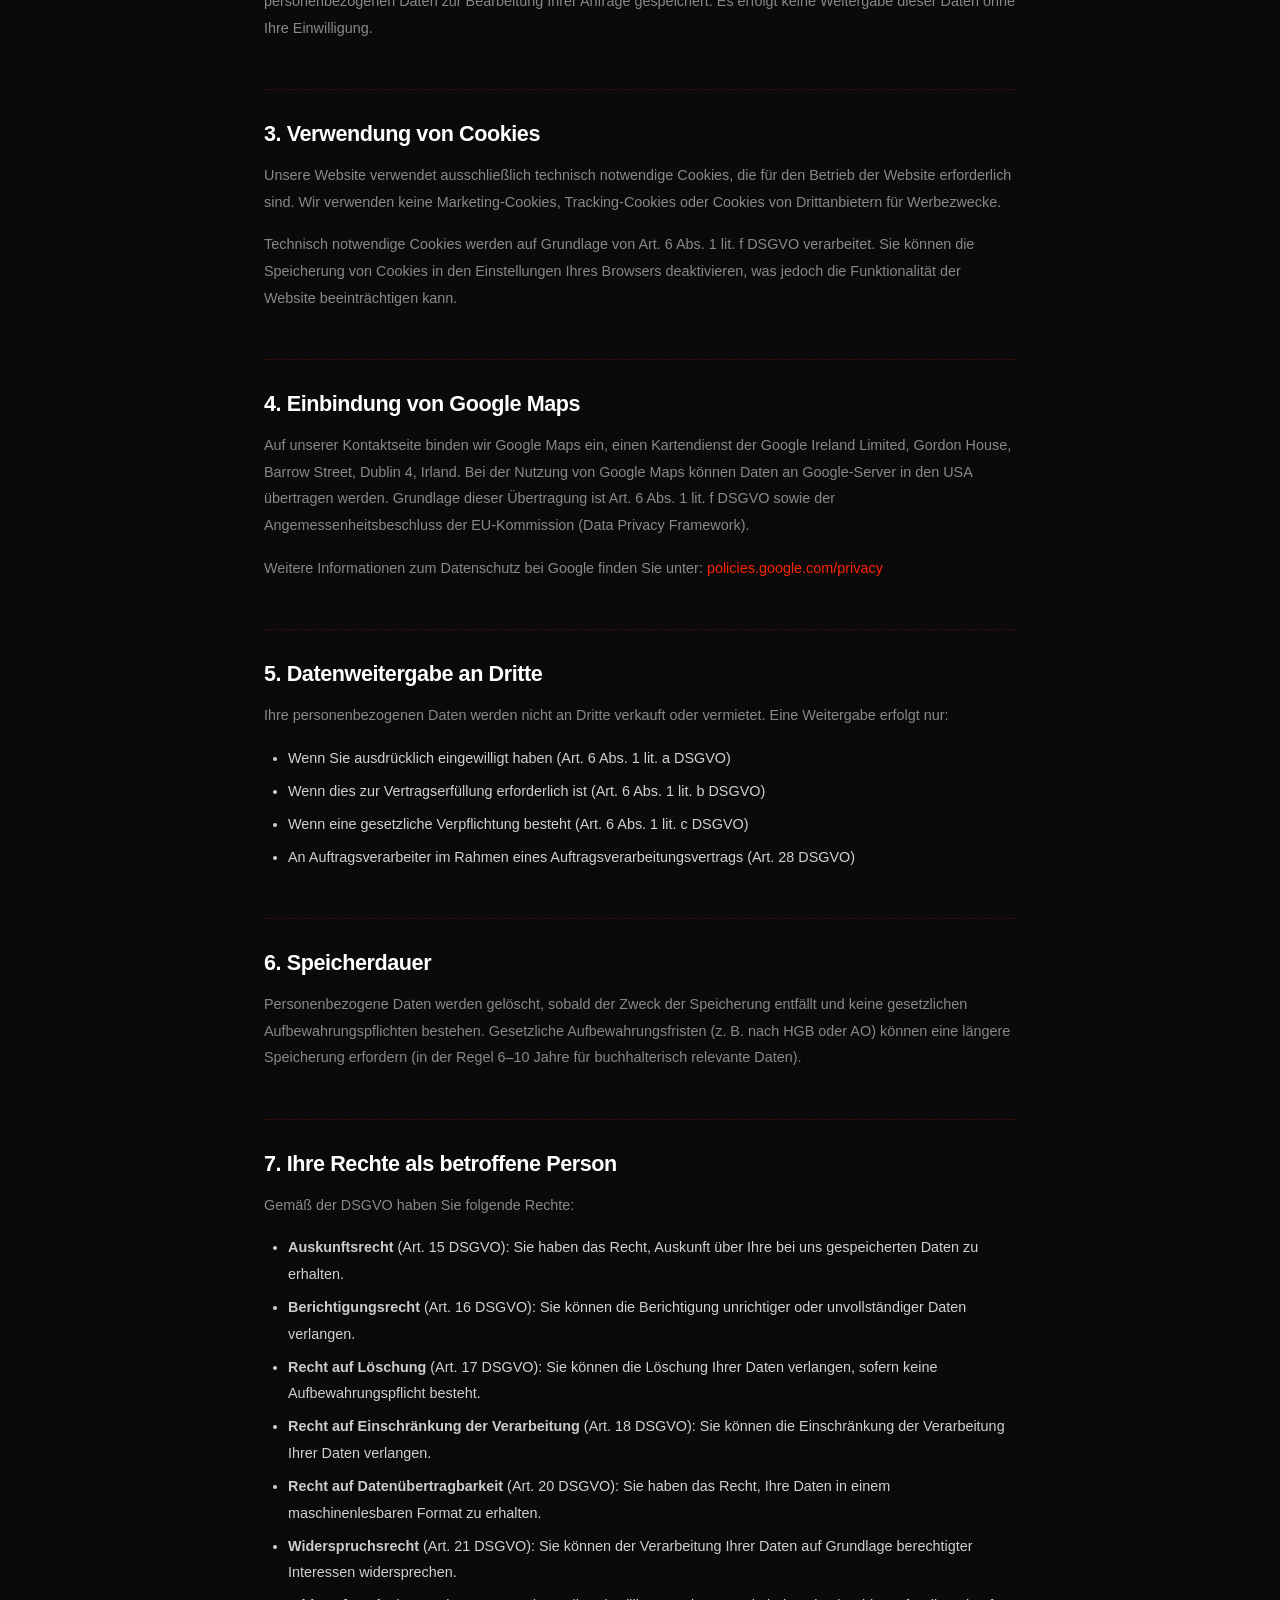
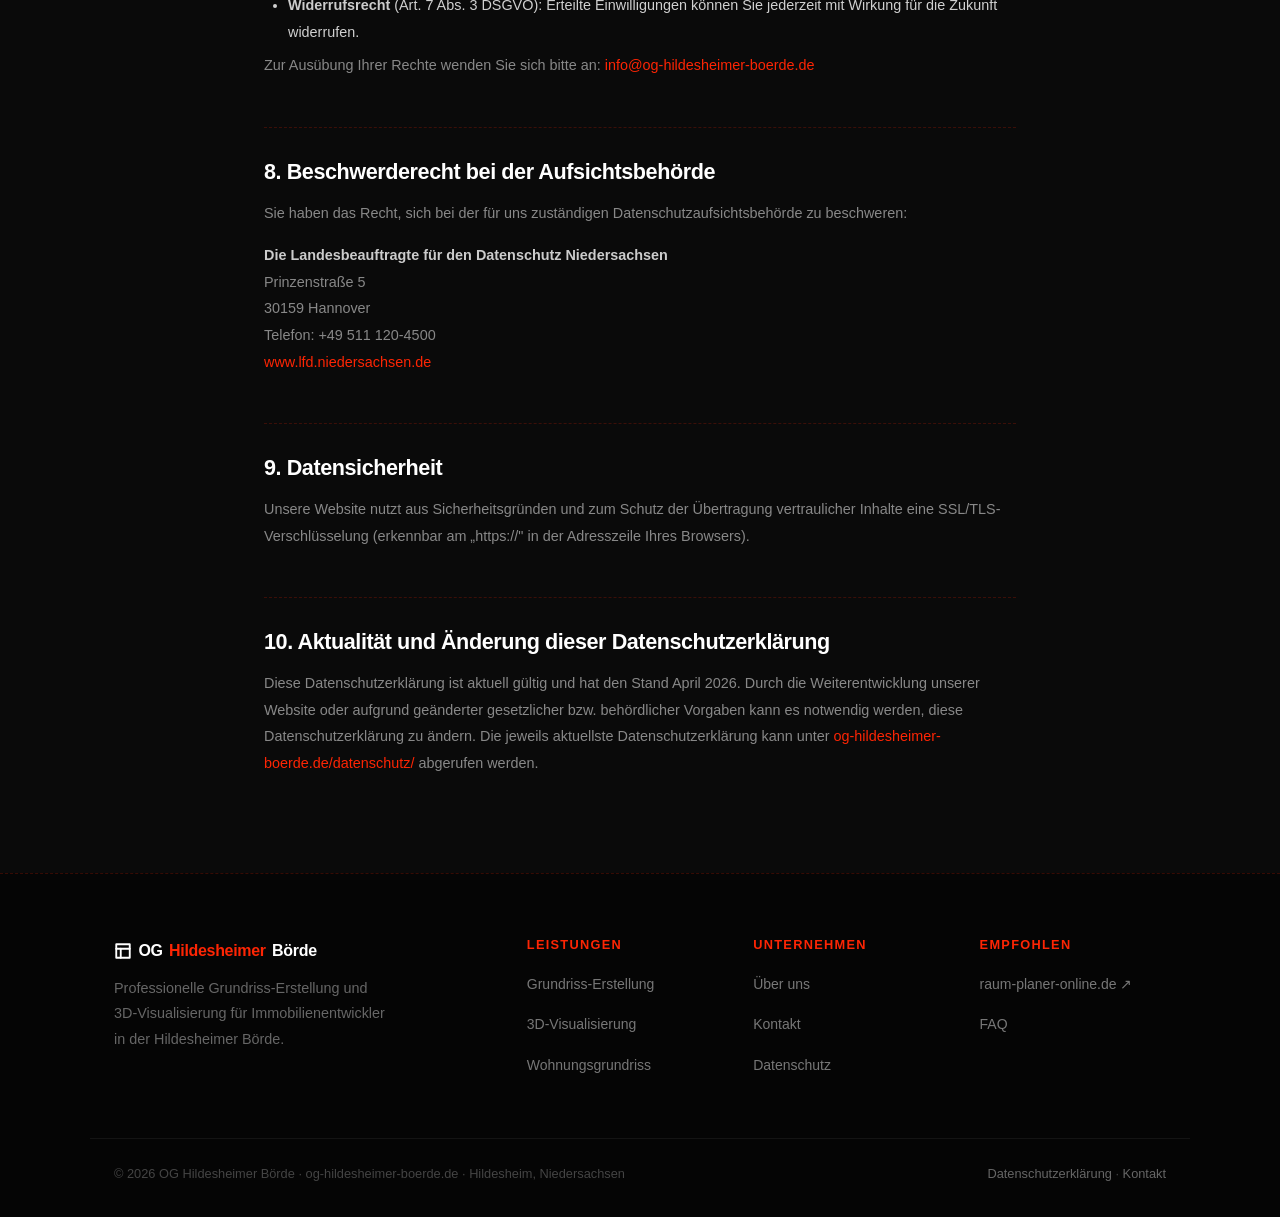
<file: datenschutz/index.html>
<!DOCTYPE html>
<html lang="de">
<head>
  <meta charset="UTF-8">
  <meta name="viewport" content="width=device-width, initial-scale=1.0">

  <title>Datenschutzerklärung — OG Hildesheimer Börde</title>
  <meta name="description" content="Datenschutzerklärung der OG Hildesheimer Börde Immobilien GmbH gemäß DSGVO (EU-Datenschutz-Grundverordnung).">
  <meta name="robots" content="noindex, follow">
  <link rel="canonical" href="https://og-hildesheimer-boerde.de/datenschutz/">

  <link rel="stylesheet" href="../css/style.css">
  <link rel="stylesheet" href="../css/datenschutz.css">
</head>
<body>

<!-- HEADER -->
<header class="site-header">
  <nav class="site-nav" aria-label="Hauptnavigation">
    <a href="../index.html" class="nav-logo">
      <svg aria-hidden="true" class="icon" viewBox="0 0 24 24" width="22" height="22" fill="none" stroke="currentColor" stroke-width="2.5" stroke-linecap="round" stroke-linejoin="round">
        <rect x="3" y="3" width="18" height="18" rx="0"/>
        <line x1="3" y1="9" x2="21" y2="9"/>
        <line x1="9" y1="9" x2="9" y2="21"/>
      </svg>
      OG <span>Hildesheimer</span> Börde
    </a>

    <input type="checkbox" id="nav-toggle" class="nav-toggle-checkbox" aria-label="Menü öffnen">
    <label for="nav-toggle" class="nav-toggle-label" aria-hidden="true">
      <svg viewBox="0 0 24 24" width="24" height="24" fill="none" stroke="currentColor" stroke-width="2.5" stroke-linecap="round">
        <line x1="3" y1="6" x2="21" y2="6"/>
        <line x1="3" y1="12" x2="21" y2="12"/>
        <line x1="3" y1="18" x2="21" y2="18"/>
      </svg>
    </label>

    <ul class="nav-links">
      <li><a href="../index.html#leistungen">Leistungen</a></li>
      <li><a href="../index.html#so-gehts">So geht's</a></li>
      <li><a href="../index.html#zielgruppen">Zielgruppen</a></li>
      <li><a href="../index.html#faq">FAQ</a></li>
      <li><a href="../ueber-uns/index.html">Über uns</a></li>
      <li><a href="../kontakt/index.html">Kontakt</a></li>
      <li><a href="https://raum-planer-online.de/" target="_blank" rel="noopener" class="nav-cta">Grundriss erstellen ↗</a></li>
    </ul>
  </nav>
</header>

<main>

  <!-- HERO -->
  <section class="datenschutz-hero" aria-labelledby="datenschutz-heading">
    <div class="container--narrow">
      <span class="section-label">Rechtliches</span>
      <h1 id="datenschutz-heading">Datenschutzerklärung</h1>
      <p>Zuletzt aktualisiert: April 2026 · Gemäß DSGVO (EU 2016/679) und deutschem Datenschutzrecht</p>
    </div>
  </section>

  <!-- CONTENT -->
  <section class="datenschutz-content">
    <div class="container--narrow">

      <div class="datenschutz-intro">
        Der Schutz Ihrer personenbezogenen Daten ist uns ein wichtiges Anliegen.
        Diese Datenschutzerklärung informiert Sie gemäß Art. 13 DSGVO darüber,
        welche personenbezogenen Daten wir erheben, wie wir sie verwenden und
        welche Rechte Sie als betroffene Person haben.
      </div>

      <h2>1. Verantwortlicher</h2>
      <p>
        <strong>OG Hildesheimer Börde Immobilien GmbH</strong><br>
        Böttgerstraße 14<br>
        31135 Hildesheim<br>
        Niedersachsen, Deutschland<br><br>
        Telefon: <a href="tel:+4951214438700">+49 5121 44 38 70</a><br>
        E-Mail: <a href="mailto:info@og-hildesheimer-boerde.de">info@og-hildesheimer-boerde.de</a><br>
        Website: <a href="https://og-hildesheimer-boerde.de">og-hildesheimer-boerde.de</a>
      </p>

      <h2>2. Erhebung und Verarbeitung personenbezogener Daten</h2>

      <h3>2.1 Beim Besuch unserer Website</h3>
      <p>
        Wenn Sie unsere Website besuchen, werden automatisch Informationen allgemeiner Art erfasst.
        Diese Informationen (Server-Logfiles) beinhalten unter anderem:
      </p>
      <ul>
        <li>IP-Adresse des anfragenden Computers (anonymisiert)</li>
        <li>Datum und Uhrzeit des Zugriffs</li>
        <li>Name und URL der abgerufenen Datei</li>
        <li>Verwendeter Browser und Betriebssystem</li>
        <li>Referrer-URL (zuvor besuchte Seite)</li>
      </ul>
      <p>
        Die Verarbeitung dieser Daten erfolgt auf Grundlage von Art. 6 Abs. 1 lit. f DSGVO
        (berechtigtes Interesse an der Sicherstellung des technischen Betriebs der Website).
        Die Daten werden nach spätestens 7 Tagen gelöscht.
      </p>

      <h3>2.2 Kontaktformular</h3>
      <p>
        Wenn Sie unser Kontaktformular nutzen, werden folgende Daten erhoben:
        Name, E-Mail-Adresse, ggf. Telefonnummer und der Inhalt Ihrer Nachricht.
        Diese Daten werden ausschließlich zur Bearbeitung Ihrer Anfrage verwendet.
      </p>
      <p>
        Rechtsgrundlage: Art. 6 Abs. 1 lit. b DSGVO (Erfüllung eines Vertrages oder
        vorvertragliche Maßnahmen) sowie Art. 6 Abs. 1 lit. a DSGVO (Einwilligung).
        Die Daten werden nach abschließender Bearbeitung Ihrer Anfrage gelöscht,
        sofern keine gesetzlichen Aufbewahrungspflichten entgegenstehen.
      </p>

      <h3>2.3 E-Mail-Kontakt</h3>
      <p>
        Wenn Sie uns per E-Mail kontaktieren, werden Ihre E-Mail-Adresse und die
        in der E-Mail enthaltenen personenbezogenen Daten zur Bearbeitung Ihrer
        Anfrage gespeichert. Es erfolgt keine Weitergabe dieser Daten ohne Ihre Einwilligung.
      </p>

      <h2>3. Verwendung von Cookies</h2>
      <p>
        Unsere Website verwendet ausschließlich technisch notwendige Cookies,
        die für den Betrieb der Website erforderlich sind. Wir verwenden keine
        Marketing-Cookies, Tracking-Cookies oder Cookies von Drittanbietern
        für Werbezwecke.
      </p>
      <p>
        Technisch notwendige Cookies werden auf Grundlage von Art. 6 Abs. 1 lit. f DSGVO
        verarbeitet. Sie können die Speicherung von Cookies in den Einstellungen Ihres Browsers
        deaktivieren, was jedoch die Funktionalität der Website beeinträchtigen kann.
      </p>

      <h2>4. Einbindung von Google Maps</h2>
      <p>
        Auf unserer Kontaktseite binden wir Google Maps ein, einen Kartendienst
        der Google Ireland Limited, Gordon House, Barrow Street, Dublin 4, Irland.
        Bei der Nutzung von Google Maps können Daten an Google-Server in den USA
        übertragen werden. Grundlage dieser Übertragung ist Art. 6 Abs. 1 lit. f DSGVO
        sowie der Angemessenheitsbeschluss der EU-Kommission (Data Privacy Framework).
      </p>
      <p>
        Weitere Informationen zum Datenschutz bei Google finden Sie unter:
        <a href="https://policies.google.com/privacy" target="_blank" rel="noopener noreferrer">policies.google.com/privacy</a>
      </p>

      <h2>5. Datenweitergabe an Dritte</h2>
      <p>
        Ihre personenbezogenen Daten werden nicht an Dritte verkauft oder vermietet.
        Eine Weitergabe erfolgt nur:
      </p>
      <ul>
        <li>Wenn Sie ausdrücklich eingewilligt haben (Art. 6 Abs. 1 lit. a DSGVO)</li>
        <li>Wenn dies zur Vertragserfüllung erforderlich ist (Art. 6 Abs. 1 lit. b DSGVO)</li>
        <li>Wenn eine gesetzliche Verpflichtung besteht (Art. 6 Abs. 1 lit. c DSGVO)</li>
        <li>An Auftragsverarbeiter im Rahmen eines Auftragsverarbeitungsvertrags (Art. 28 DSGVO)</li>
      </ul>

      <h2>6. Speicherdauer</h2>
      <p>
        Personenbezogene Daten werden gelöscht, sobald der Zweck der Speicherung entfällt
        und keine gesetzlichen Aufbewahrungspflichten bestehen. Gesetzliche
        Aufbewahrungsfristen (z. B. nach HGB oder AO) können eine längere Speicherung erfordern
        (in der Regel 6–10 Jahre für buchhalterisch relevante Daten).
      </p>

      <h2>7. Ihre Rechte als betroffene Person</h2>
      <p>
        Gemäß der DSGVO haben Sie folgende Rechte:
      </p>
      <ul>
        <li><strong>Auskunftsrecht</strong> (Art. 15 DSGVO): Sie haben das Recht, Auskunft über Ihre bei uns gespeicherten Daten zu erhalten.</li>
        <li><strong>Berichtigungsrecht</strong> (Art. 16 DSGVO): Sie können die Berichtigung unrichtiger oder unvollständiger Daten verlangen.</li>
        <li><strong>Recht auf Löschung</strong> (Art. 17 DSGVO): Sie können die Löschung Ihrer Daten verlangen, sofern keine Aufbewahrungspflicht besteht.</li>
        <li><strong>Recht auf Einschränkung der Verarbeitung</strong> (Art. 18 DSGVO): Sie können die Einschränkung der Verarbeitung Ihrer Daten verlangen.</li>
        <li><strong>Recht auf Datenübertragbarkeit</strong> (Art. 20 DSGVO): Sie haben das Recht, Ihre Daten in einem maschinenlesbaren Format zu erhalten.</li>
        <li><strong>Widerspruchsrecht</strong> (Art. 21 DSGVO): Sie können der Verarbeitung Ihrer Daten auf Grundlage berechtigter Interessen widersprechen.</li>
        <li><strong>Widerrufsrecht</strong> (Art. 7 Abs. 3 DSGVO): Erteilte Einwilligungen können Sie jederzeit mit Wirkung für die Zukunft widerrufen.</li>
      </ul>
      <p>
        Zur Ausübung Ihrer Rechte wenden Sie sich bitte an:
        <a href="mailto:info@og-hildesheimer-boerde.de">info@og-hildesheimer-boerde.de</a>
      </p>

      <h2>8. Beschwerderecht bei der Aufsichtsbehörde</h2>
      <p>
        Sie haben das Recht, sich bei der für uns zuständigen Datenschutzaufsichtsbehörde
        zu beschweren:
      </p>
      <p>
        <strong>Die Landesbeauftragte für den Datenschutz Niedersachsen</strong><br>
        Prinzenstraße 5<br>
        30159 Hannover<br>
        Telefon: +49 511 120-4500<br>
        <a href="https://www.lfd.niedersachsen.de" target="_blank" rel="noopener noreferrer">www.lfd.niedersachsen.de</a>
      </p>

      <h2>9. Datensicherheit</h2>
      <p>
        Unsere Website nutzt aus Sicherheitsgründen und zum Schutz der Übertragung
        vertraulicher Inhalte eine SSL/TLS-Verschlüsselung (erkennbar am „https://"
        in der Adresszeile Ihres Browsers).
      </p>

      <h2>10. Aktualität und Änderung dieser Datenschutzerklärung</h2>
      <p>
        Diese Datenschutzerklärung ist aktuell gültig und hat den Stand April 2026.
        Durch die Weiterentwicklung unserer Website oder aufgrund geänderter gesetzlicher
        bzw. behördlicher Vorgaben kann es notwendig werden, diese Datenschutzerklärung
        zu ändern. Die jeweils aktuellste Datenschutzerklärung kann unter
        <a href="https://og-hildesheimer-boerde.de/datenschutz/">og-hildesheimer-boerde.de/datenschutz/</a>
        abgerufen werden.
      </p>

    </div>
  </section>

</main>

<!-- FOOTER -->
<footer class="site-footer">
  <div class="footer-grid">
    <div class="footer-brand">
      <a href="../index.html" class="nav-logo" style="font-size:1rem;">
        <svg aria-hidden="true" class="icon" viewBox="0 0 24 24" width="18" height="18" fill="none" stroke="currentColor" stroke-width="2.5" stroke-linecap="round" stroke-linejoin="round">
          <rect x="3" y="3" width="18" height="18"/>
          <line x1="3" y1="9" x2="21" y2="9"/>
          <line x1="9" y1="9" x2="9" y2="21"/>
        </svg>
        OG <span style="color:#fd2504;">Hildesheimer</span> Börde
      </a>
      <p>Professionelle Grundriss-Erstellung und 3D-Visualisierung für Immobilienentwickler in der Hildesheimer Börde.</p>
    </div>
    <div class="footer-col">
      <h4>Leistungen</h4>
      <nav aria-label="Leistungen Navigation">
        <ul>
          <li><a href="../index.html#leistungen">Grundriss-Erstellung</a></li>
          <li><a href="../index.html#leistungen">3D-Visualisierung</a></li>
          <li><a href="../index.html#leistungen">Wohnungsgrundriss</a></li>
        </ul>
      </nav>
    </div>
    <div class="footer-col">
      <h4>Unternehmen</h4>
      <nav aria-label="Unternehmens-Navigation">
        <ul>
          <li><a href="../ueber-uns/index.html">Über uns</a></li>
          <li><a href="../kontakt/index.html">Kontakt</a></li>
          <li><a href="index.html">Datenschutz</a></li>
        </ul>
      </nav>
    </div>
    <div class="footer-col">
      <h4>Empfohlen</h4>
      <nav aria-label="Empfehlungs-Navigation">
        <ul>
          <li><a href="https://raum-planer-online.de/" target="_blank" rel="noopener">raum-planer-online.de ↗</a></li>
          <li><a href="../index.html#faq">FAQ</a></li>
        </ul>
      </nav>
    </div>
  </div>
  <div class="footer-bottom">
    <p>© 2026 OG Hildesheimer Börde · og-hildesheimer-boerde.de · Hildesheim, Niedersachsen</p>
    <p><a href="index.html">Datenschutzerklärung</a> · <a href="../kontakt/index.html">Kontakt</a></p>
  </div>
</footer>

</body>
</html>
</file>
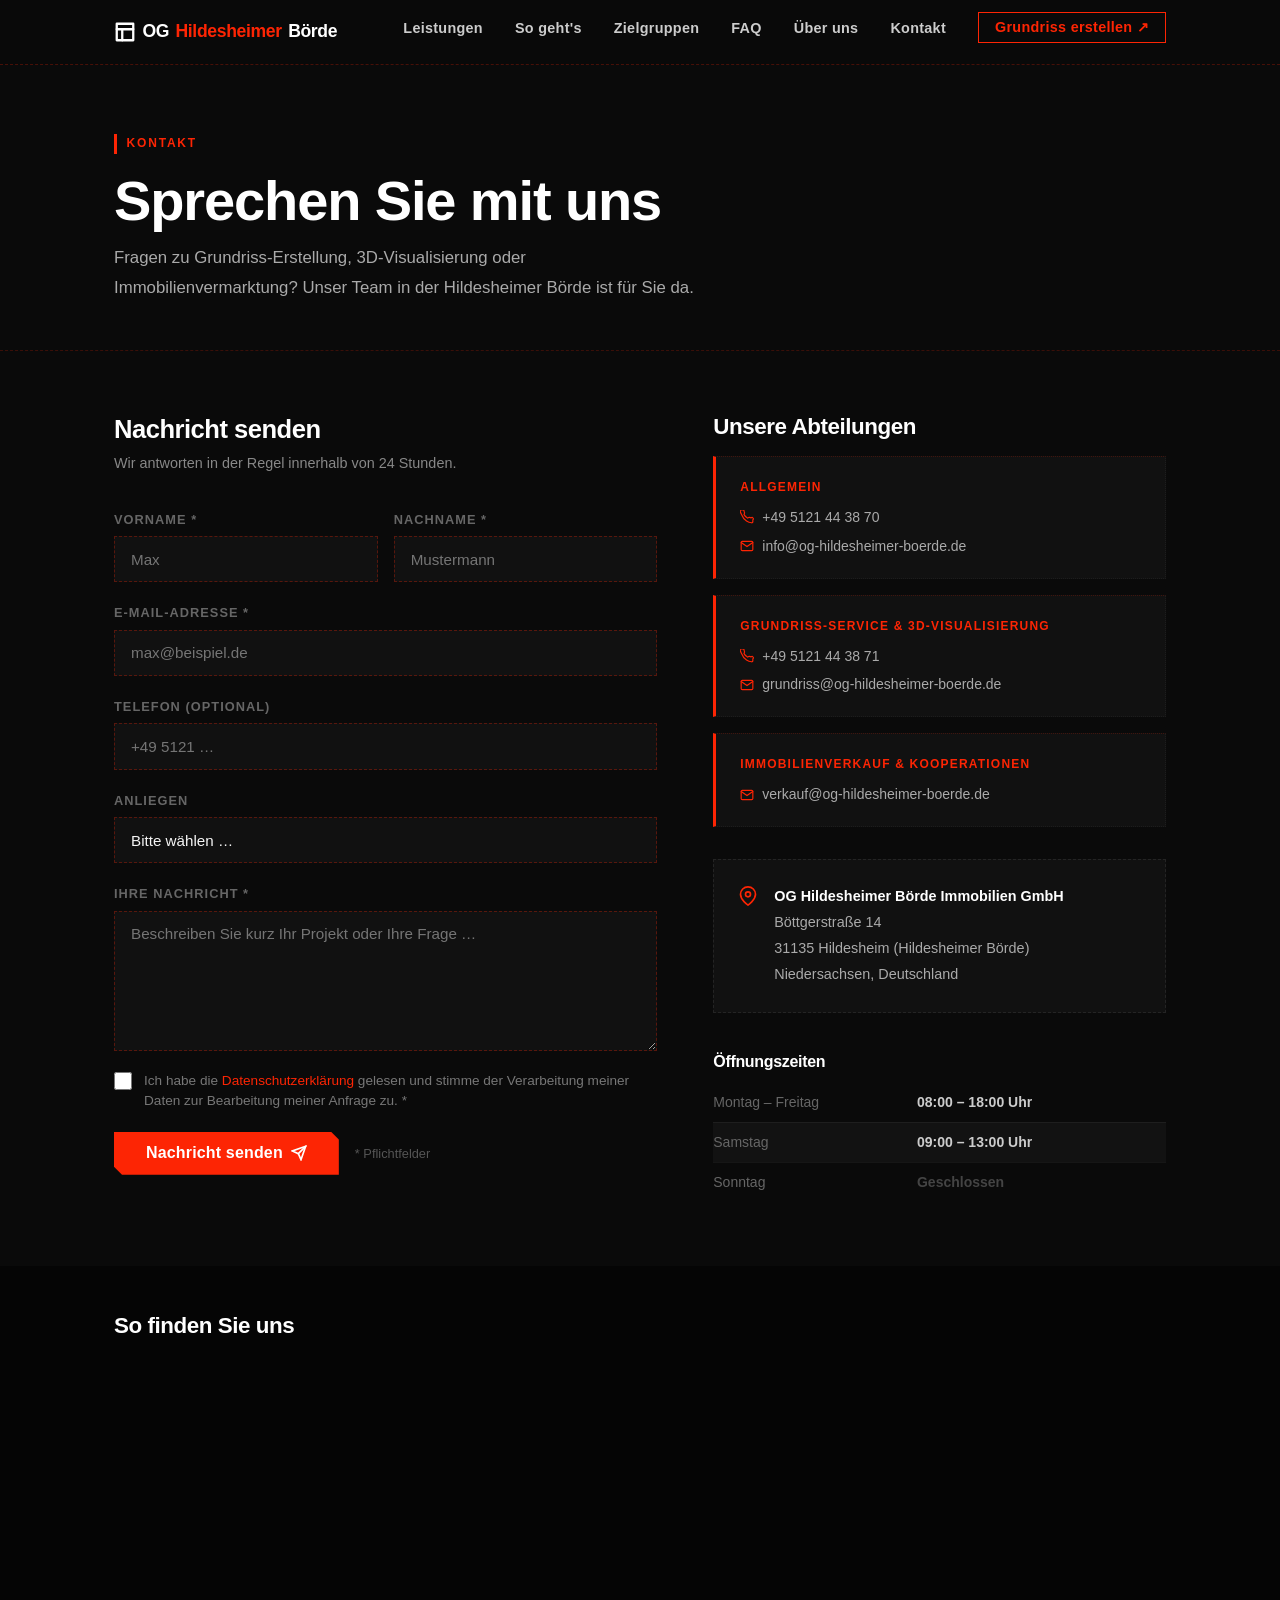
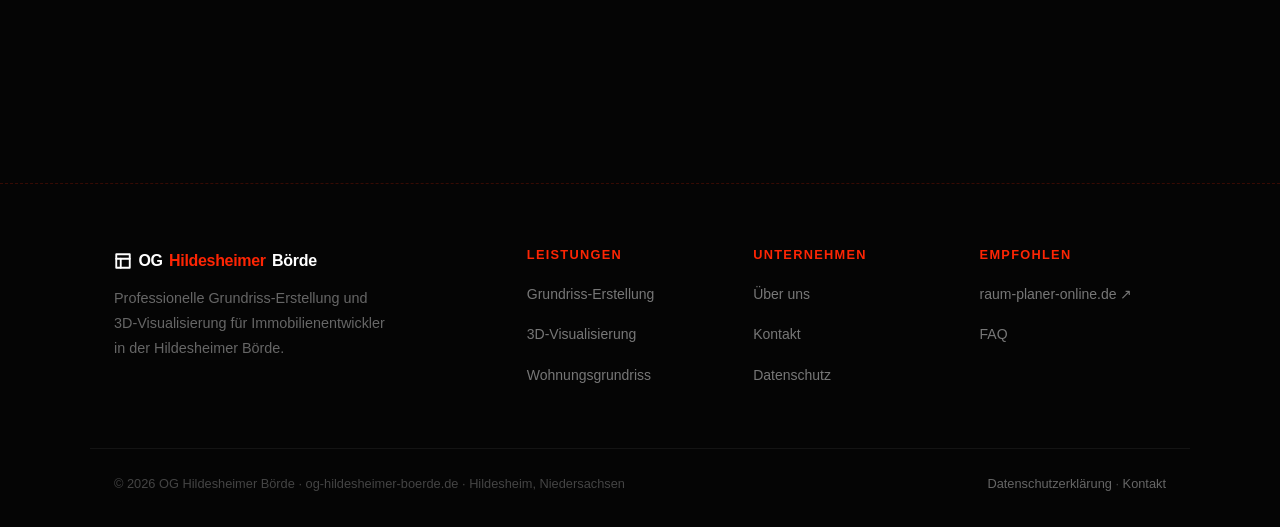
<file: kontakt/index.html>
<!DOCTYPE html>
<html lang="de">
<head>
  <meta charset="UTF-8">
  <meta name="viewport" content="width=device-width, initial-scale=1.0">

  <title>Kontakt — OG Hildesheimer Börde | Grundriss-Service &amp; Immobilien</title>
  <meta name="description" content="Kontaktieren Sie OG Hildesheimer Börde für professionelle Grundriss-Erstellung und 3D-Visualisierung. Böttgerstraße 14, 31135 Hildesheim.">
  <meta name="robots" content="index, follow">
  <link rel="canonical" href="https://og-hildesheimer-boerde.de/kontakt/">

  <meta property="og:title" content="Kontakt — OG Hildesheimer Börde">
  <meta property="og:description" content="Grundriss-Service, 3D-Visualisierung, Immobilienberatung. Kontaktieren Sie uns in Hildesheim.">
  <meta property="og:type" content="website">
  <meta property="og:url" content="https://og-hildesheimer-boerde.de/kontakt/">

  <script type="application/ld+json">
  {
    "@context": "https://schema.org",
    "@type": "LocalBusiness",
    "name": "OG Hildesheimer Börde Immobilien GmbH",
    "url": "https://og-hildesheimer-boerde.de",
    "address": {
      "@type": "PostalAddress",
      "streetAddress": "Böttgerstraße 14",
      "postalCode": "31135",
      "addressLocality": "Hildesheim",
      "addressRegion": "Niedersachsen",
      "addressCountry": "DE"
    },
    "telephone": "+4951214438700",
    "email": "info@og-hildesheimer-boerde.de",
    "openingHoursSpecification": [
      {"@type": "OpeningHoursSpecification", "dayOfWeek": ["Monday","Tuesday","Wednesday","Thursday","Friday"], "opens": "08:00", "closes": "18:00"},
      {"@type": "OpeningHoursSpecification", "dayOfWeek": "Saturday", "opens": "09:00", "closes": "13:00"}
    ],
    "contactPoint": [
      {"@type": "ContactPoint", "telephone": "+4951214438700", "contactType": "customer service"},
      {"@type": "ContactPoint", "email": "grundriss@og-hildesheimer-boerde.de", "contactType": "Grundriss-Service"}
    ]
  }
  </script>

  <link rel="stylesheet" href="../css/style.css">
  <link rel="stylesheet" href="../css/kontakt.css">
</head>
<body>

<!-- HEADER -->
<header class="site-header">
  <nav class="site-nav" aria-label="Hauptnavigation">
    <a href="../index.html" class="nav-logo">
      <svg aria-hidden="true" class="icon" viewBox="0 0 24 24" width="22" height="22" fill="none" stroke="currentColor" stroke-width="2.5" stroke-linecap="round" stroke-linejoin="round">
        <rect x="3" y="3" width="18" height="18" rx="0"/>
        <line x1="3" y1="9" x2="21" y2="9"/>
        <line x1="9" y1="9" x2="9" y2="21"/>
      </svg>
      OG <span>Hildesheimer</span> Börde
    </a>

    <input type="checkbox" id="nav-toggle" class="nav-toggle-checkbox" aria-label="Menü öffnen">
    <label for="nav-toggle" class="nav-toggle-label" aria-hidden="true">
      <svg viewBox="0 0 24 24" width="24" height="24" fill="none" stroke="currentColor" stroke-width="2.5" stroke-linecap="round">
        <line x1="3" y1="6" x2="21" y2="6"/>
        <line x1="3" y1="12" x2="21" y2="12"/>
        <line x1="3" y1="18" x2="21" y2="18"/>
      </svg>
    </label>

    <ul class="nav-links">
      <li><a href="../index.html#leistungen">Leistungen</a></li>
      <li><a href="../index.html#so-gehts">So geht's</a></li>
      <li><a href="../index.html#zielgruppen">Zielgruppen</a></li>
      <li><a href="../index.html#faq">FAQ</a></li>
      <li><a href="../ueber-uns/index.html">Über uns</a></li>
      <li><a href="index.html" aria-current="page">Kontakt</a></li>
      <li><a href="https://raum-planer-online.de/" target="_blank" rel="noopener" class="nav-cta">Grundriss erstellen ↗</a></li>
    </ul>
  </nav>
</header>

<main>

  <!-- HERO -->
  <section class="kontakt-hero" aria-labelledby="kontakt-heading">
    <div class="container">
      <span class="section-label">Kontakt</span>
      <h1 id="kontakt-heading">Sprechen Sie mit uns</h1>
      <p>Fragen zu Grundriss-Erstellung, 3D-Visualisierung oder Immobilienvermarktung?
         Unser Team in der Hildesheimer Börde ist für Sie da.</p>
    </div>
  </section>

  <!-- MAIN CONTACT LAYOUT -->
  <section class="kontakt-main" aria-labelledby="form-heading">
    <div class="container">
      <div class="kontakt-layout">

        <!-- LEFT: FORM -->
        <div class="form-section">
          <h2 id="form-heading">Nachricht senden</h2>
          <p>Wir antworten in der Regel innerhalb von 24 Stunden.</p>

          <form class="contact-form" action="#" method="POST" novalidate>

            <div class="form-row">
              <div class="form-group">
                <label for="vorname">Vorname *</label>
                <input type="text" id="vorname" name="vorname" placeholder="Max" required autocomplete="given-name">
              </div>
              <div class="form-group">
                <label for="nachname">Nachname *</label>
                <input type="text" id="nachname" name="nachname" placeholder="Mustermann" required autocomplete="family-name">
              </div>
            </div>

            <div class="form-group">
              <label for="email">E-Mail-Adresse *</label>
              <input type="email" id="email" name="email" placeholder="max@beispiel.de" required autocomplete="email">
            </div>

            <div class="form-group">
              <label for="telefon">Telefon (optional)</label>
              <input type="tel" id="telefon" name="telefon" placeholder="+49 5121 …" autocomplete="tel">
            </div>

            <div class="form-group">
              <label for="abteilung">Anliegen</label>
              <select id="abteilung" name="abteilung">
                <option value="">Bitte wählen …</option>
                <option value="grundriss">Grundriss-Erstellung &amp; 3D-Visualisierung</option>
                <option value="verkauf">Immobilienverkauf</option>
                <option value="kooperation">Kooperation / Partnerschaft</option>
                <option value="sonstiges">Sonstiges</option>
              </select>
            </div>

            <div class="form-group">
              <label for="nachricht">Ihre Nachricht *</label>
              <textarea id="nachricht" name="nachricht" placeholder="Beschreiben Sie kurz Ihr Projekt oder Ihre Frage …" required></textarea>
            </div>

            <div class="form-check">
              <input type="checkbox" id="datenschutz" name="datenschutz" required>
              <label for="datenschutz">
                Ich habe die <a href="../datenschutz/index.html">Datenschutzerklärung</a> gelesen und stimme der Verarbeitung meiner Daten zur Bearbeitung meiner Anfrage zu. *
              </label>
            </div>

            <div class="form-submit">
              <button type="submit" class="btn btn-primary">
                Nachricht senden
                <svg aria-hidden="true" class="icon" viewBox="0 0 24 24" width="16" height="16" fill="none" stroke="currentColor" stroke-width="2.5" stroke-linecap="round"><line x1="22" y1="2" x2="11" y2="13"/><polygon points="22 2 15 22 11 13 2 9 22 2"/></svg>
              </button>
              <span style="font-size:0.8rem; color:#555;">* Pflichtfelder</span>
            </div>

          </form>
        </div>

        <!-- RIGHT: INFO -->
        <div class="info-section">

          <div>
            <h2>Unsere Abteilungen</h2>
            <div class="dept-cards">

              <div class="dept-card">
                <p class="dept-card__name">Allgemein</p>
                <ul class="dept-card__contact-list">
                  <li>
                    <svg aria-hidden="true" class="icon" viewBox="0 0 24 24" width="14" height="14" fill="none" stroke="currentColor" stroke-width="2" stroke-linecap="round"><path d="M22 16.92v3a2 2 0 01-2.18 2 19.79 19.79 0 01-8.63-3.07A19.5 19.5 0 013.07 8.63a19.79 19.79 0 01-3.07-8.67A2 2 0 012 0h3a2 2 0 012 1.72c.127.96.361 1.903.7 2.81a2 2 0 01-.45 2.11L6.91 7.91a16 16 0 006 6l1.27-.76a2 2 0 012.11-.45c.907.339 1.85.573 2.81.7A2 2 0 0122 16.92z"/></svg>
                    <a href="tel:+4951214438700">+49 5121 44 38 70</a>
                  </li>
                  <li>
                    <svg aria-hidden="true" class="icon" viewBox="0 0 24 24" width="14" height="14" fill="none" stroke="currentColor" stroke-width="2" stroke-linecap="round"><path d="M4 4h16c1.1 0 2 .9 2 2v12c0 1.1-.9 2-2 2H4c-1.1 0-2-.9-2-2V6c0-1.1.9-2 2-2z"/><polyline points="22,6 12,13 2,6"/></svg>
                    <a href="mailto:info@og-hildesheimer-boerde.de">info@og-hildesheimer-boerde.de</a>
                  </li>
                </ul>
              </div>

              <div class="dept-card">
                <p class="dept-card__name">Grundriss-Service &amp; 3D-Visualisierung</p>
                <ul class="dept-card__contact-list">
                  <li>
                    <svg aria-hidden="true" class="icon" viewBox="0 0 24 24" width="14" height="14" fill="none" stroke="currentColor" stroke-width="2" stroke-linecap="round"><path d="M22 16.92v3a2 2 0 01-2.18 2 19.79 19.79 0 01-8.63-3.07A19.5 19.5 0 013.07 8.63a19.79 19.79 0 01-3.07-8.67A2 2 0 012 0h3a2 2 0 012 1.72c.127.96.361 1.903.7 2.81a2 2 0 01-.45 2.11L6.91 7.91a16 16 0 006 6l1.27-.76a2 2 0 012.11-.45c.907.339 1.85.573 2.81.7A2 2 0 0122 16.92z"/></svg>
                    <a href="tel:+4951214438771">+49 5121 44 38 71</a>
                  </li>
                  <li>
                    <svg aria-hidden="true" class="icon" viewBox="0 0 24 24" width="14" height="14" fill="none" stroke="currentColor" stroke-width="2" stroke-linecap="round"><path d="M4 4h16c1.1 0 2 .9 2 2v12c0 1.1-.9 2-2 2H4c-1.1 0-2-.9-2-2V6c0-1.1.9-2 2-2z"/><polyline points="22,6 12,13 2,6"/></svg>
                    <a href="mailto:grundriss@og-hildesheimer-boerde.de">grundriss@og-hildesheimer-boerde.de</a>
                  </li>
                </ul>
              </div>

              <div class="dept-card">
                <p class="dept-card__name">Immobilienverkauf &amp; Kooperationen</p>
                <ul class="dept-card__contact-list">
                  <li>
                    <svg aria-hidden="true" class="icon" viewBox="0 0 24 24" width="14" height="14" fill="none" stroke="currentColor" stroke-width="2" stroke-linecap="round"><path d="M4 4h16c1.1 0 2 .9 2 2v12c0 1.1-.9 2-2 2H4c-1.1 0-2-.9-2-2V6c0-1.1.9-2 2-2z"/><polyline points="22,6 12,13 2,6"/></svg>
                    <a href="mailto:verkauf@og-hildesheimer-boerde.de">verkauf@og-hildesheimer-boerde.de</a>
                  </li>
                </ul>
              </div>

            </div>
          </div>

          <!-- Address -->
          <div class="address-block">
            <svg aria-hidden="true" class="icon" viewBox="0 0 24 24" width="20" height="20" fill="none" stroke="currentColor" stroke-width="2" stroke-linecap="round">
              <path d="M21 10c0 7-9 13-9 13s-9-6-9-13a9 9 0 0118 0z"/><circle cx="12" cy="10" r="3"/>
            </svg>
            <address>
              <strong>OG Hildesheimer Börde Immobilien GmbH</strong><br>
              Böttgerstraße 14<br>
              31135 Hildesheim (Hildesheimer Börde)<br>
              Niedersachsen, Deutschland
            </address>
          </div>

          <!-- Hours -->
          <div class="hours-section">
            <h3>Öffnungszeiten</h3>
            <table class="hours-table" aria-label="Öffnungszeiten">
              <tbody>
                <tr><td>Montag – Freitag</td><td>08:00 – 18:00 Uhr</td></tr>
                <tr><td>Samstag</td><td>09:00 – 13:00 Uhr</td></tr>
                <tr><td>Sonntag</td><td class="hours-closed">Geschlossen</td></tr>
              </tbody>
            </table>
          </div>

        </div>
      </div>
    </div>
  </section>

  <!-- MAP -->
  <section class="map-section" aria-labelledby="map-heading">
    <h2 id="map-heading" class="container">So finden Sie uns</h2>
    <iframe
      class="map-embed"
      src="https://www.google.com/maps/embed?pb=!1m18!1m12!1m3!1d2441.3!2d9.951!3d52.151!2m3!1f0!2f0!3f0!3m2!1i1024!2i768!4f13.1!3m3!1m2!1s0x0%3A0x0!2zNTLCsDA5JzAzLjYiTiA5wrA1NycwMy42IkU!5e0!3m2!1sde!2sde!4v1234567890"
      title="Standort OG Hildesheimer Börde — Böttgerstraße 14, 31135 Hildesheim"
      loading="lazy"
      referrerpolicy="no-referrer-when-downgrade"
      aria-label="Google Maps — Böttgerstraße 14, 31135 Hildesheim">
    </iframe>
  </section>

</main>

<!-- FOOTER -->
<footer class="site-footer">
  <div class="footer-grid">
    <div class="footer-brand">
      <a href="../index.html" class="nav-logo" style="font-size:1rem;">
        <svg aria-hidden="true" class="icon" viewBox="0 0 24 24" width="18" height="18" fill="none" stroke="currentColor" stroke-width="2.5" stroke-linecap="round" stroke-linejoin="round">
          <rect x="3" y="3" width="18" height="18"/>
          <line x1="3" y1="9" x2="21" y2="9"/>
          <line x1="9" y1="9" x2="9" y2="21"/>
        </svg>
        OG <span style="color:#fd2504;">Hildesheimer</span> Börde
      </a>
      <p>Professionelle Grundriss-Erstellung und 3D-Visualisierung für Immobilienentwickler in der Hildesheimer Börde.</p>
    </div>
    <div class="footer-col">
      <h4>Leistungen</h4>
      <nav aria-label="Leistungen Navigation">
        <ul>
          <li><a href="../index.html#leistungen">Grundriss-Erstellung</a></li>
          <li><a href="../index.html#leistungen">3D-Visualisierung</a></li>
          <li><a href="../index.html#leistungen">Wohnungsgrundriss</a></li>
        </ul>
      </nav>
    </div>
    <div class="footer-col">
      <h4>Unternehmen</h4>
      <nav aria-label="Unternehmens-Navigation">
        <ul>
          <li><a href="../ueber-uns/index.html">Über uns</a></li>
          <li><a href="index.html">Kontakt</a></li>
          <li><a href="../datenschutz/index.html">Datenschutz</a></li>
        </ul>
      </nav>
    </div>
    <div class="footer-col">
      <h4>Empfohlen</h4>
      <nav aria-label="Empfehlungs-Navigation">
        <ul>
          <li><a href="https://raum-planer-online.de/" target="_blank" rel="noopener">raum-planer-online.de ↗</a></li>
          <li><a href="../index.html#faq">FAQ</a></li>
        </ul>
      </nav>
    </div>
  </div>
  <div class="footer-bottom">
    <p>© 2026 OG Hildesheimer Börde · og-hildesheimer-boerde.de · Hildesheim, Niedersachsen</p>
    <p><a href="../datenschutz/index.html">Datenschutzerklärung</a> · <a href="index.html">Kontakt</a></p>
  </div>
</footer>

</body>
</html>
</file>
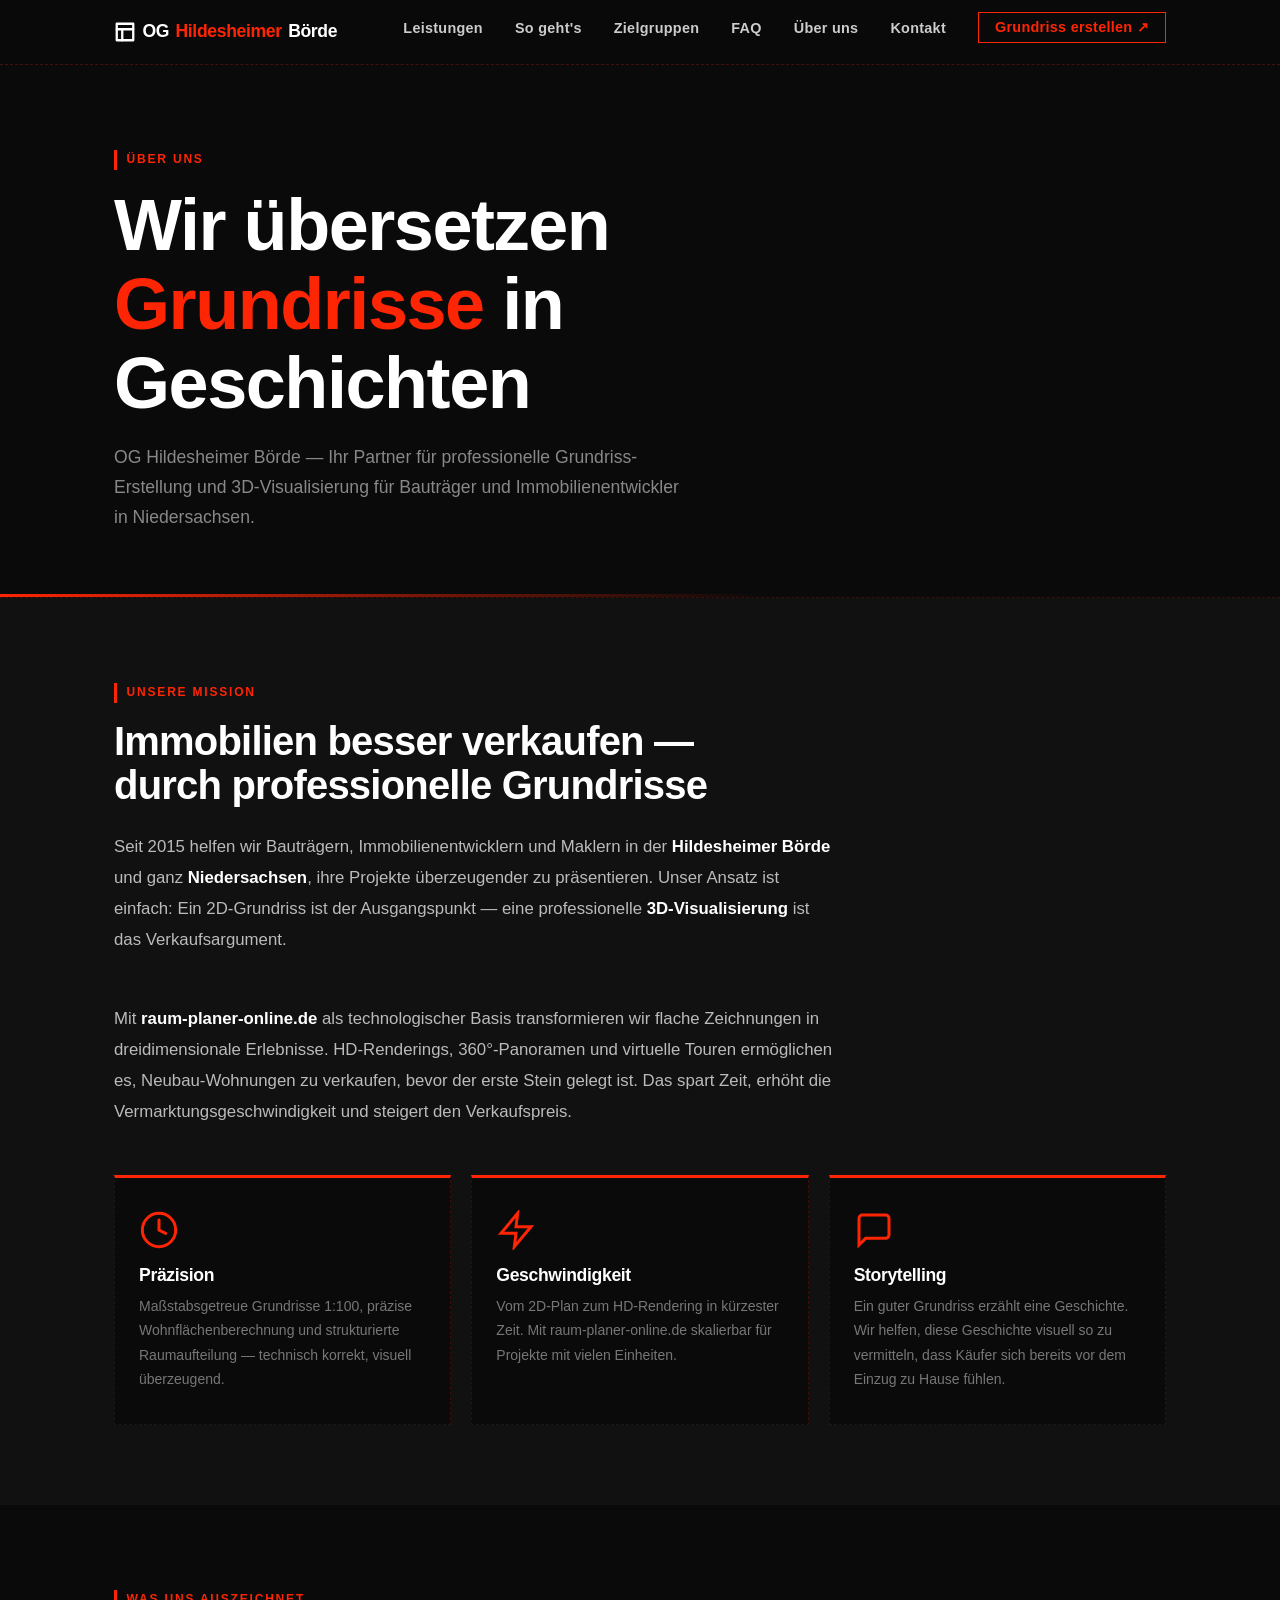
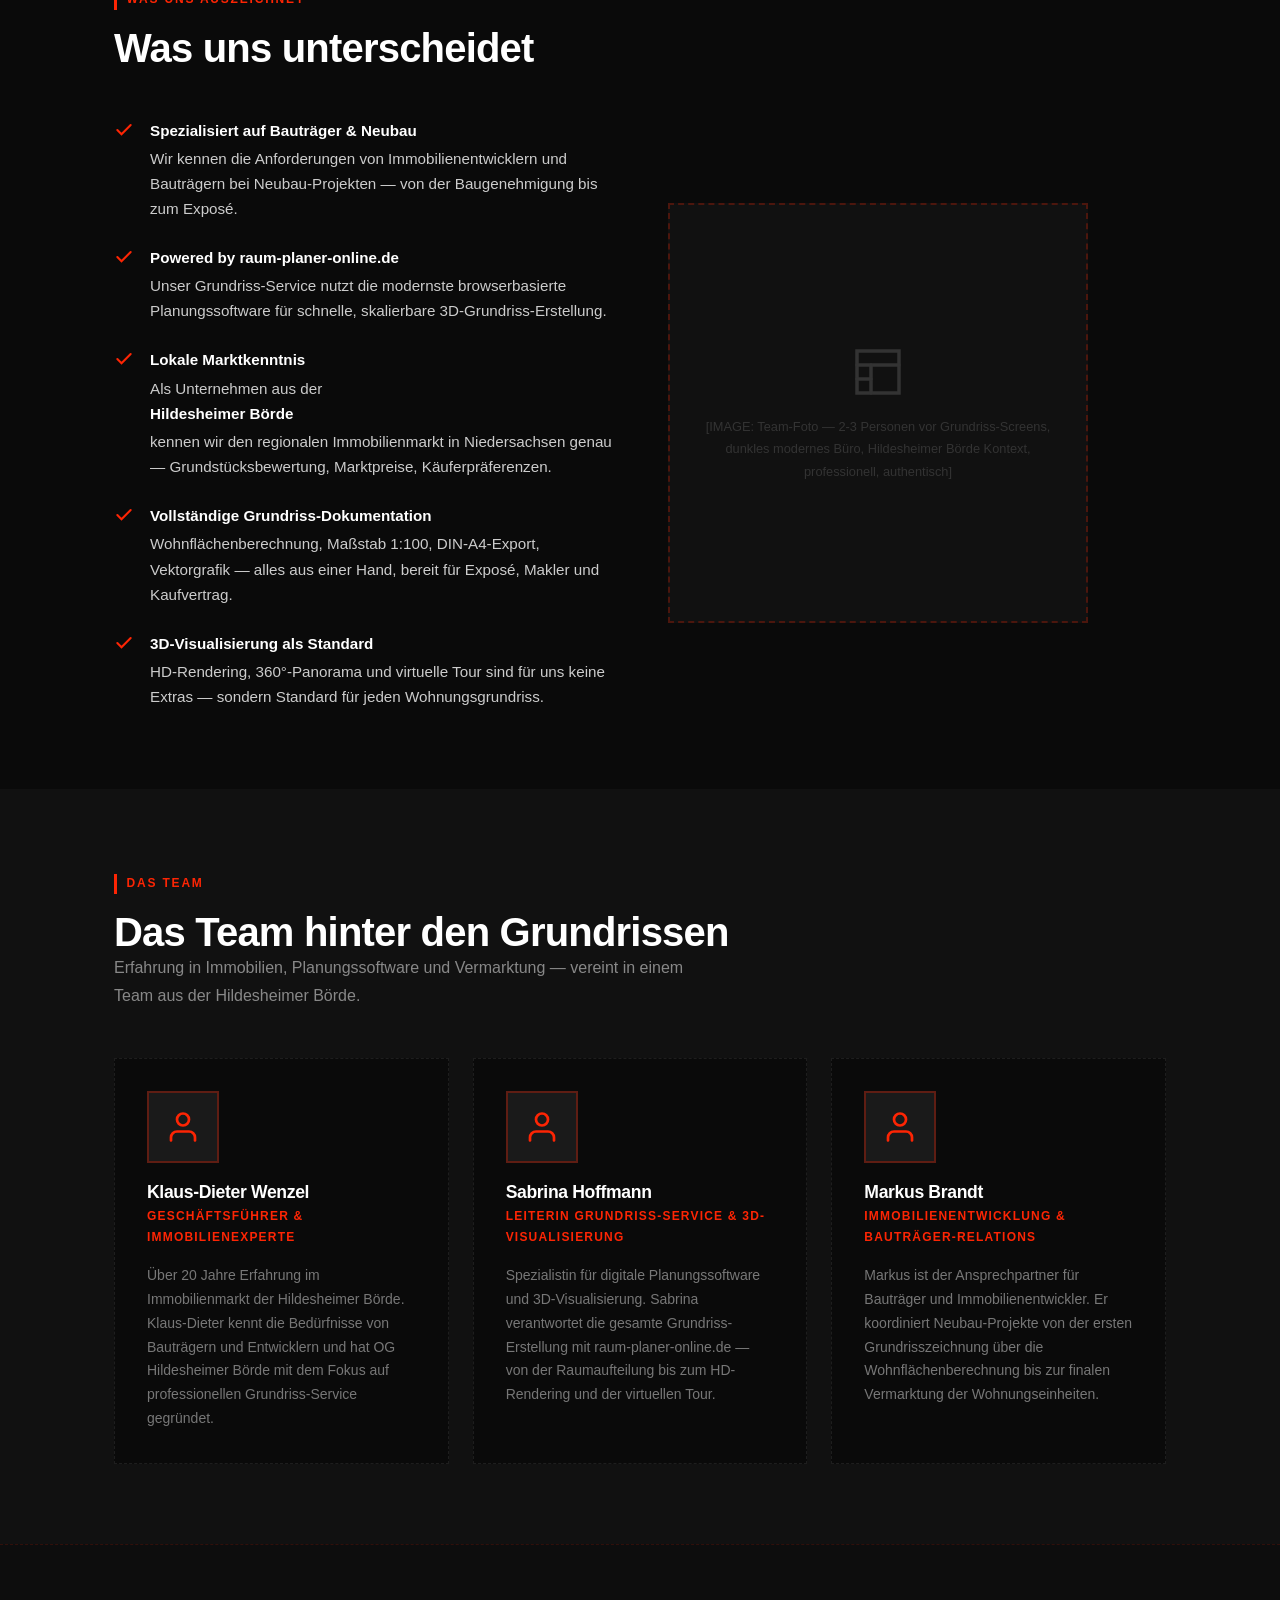
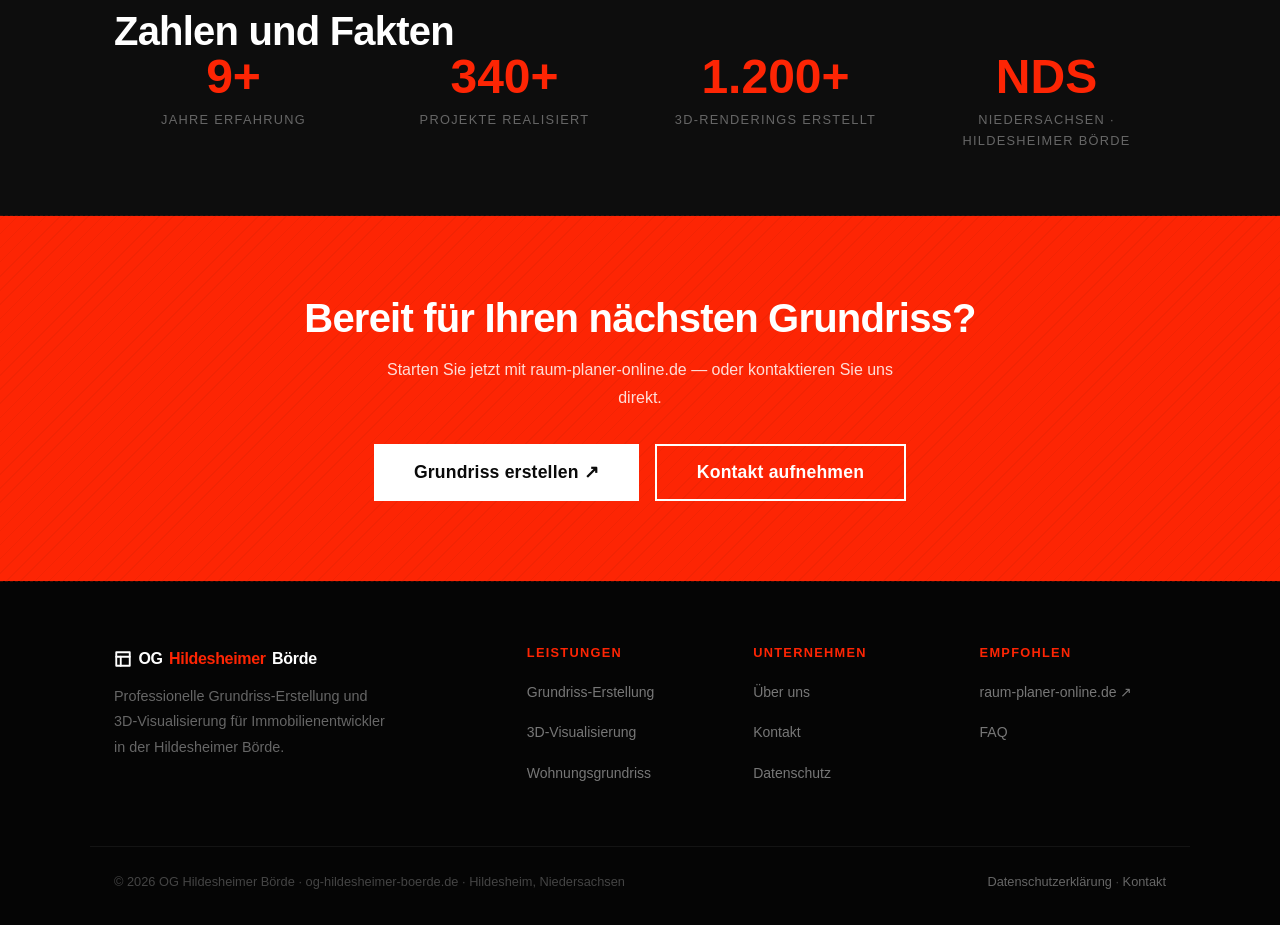
<file: ueber-uns/index.html>
<!DOCTYPE html>
<html lang="de">
<head>
  <meta charset="UTF-8">
  <meta name="viewport" content="width=device-width, initial-scale=1.0">

  <title>Über uns — OG Hildesheimer Börde | Grundriss &amp; 3D-Visualisierung</title>
  <meta name="description" content="OG Hildesheimer Börde ist Ihr Spezialist für professionelle Grundriss-Erstellung und 3D-Visualisierung für Bauträger in der Hildesheimer Börde, Niedersachsen.">
  <meta name="robots" content="index, follow">
  <link rel="canonical" href="https://og-hildesheimer-boerde.de/ueber-uns/">

  <meta property="og:title" content="Über uns — OG Hildesheimer Börde">
  <meta property="og:description" content="Wir übersetzen Grundrisse in Geschichten. Professioneller Grundriss-Service für Bauträger in Niedersachsen.">
  <meta property="og:type" content="website">
  <meta property="og:url" content="https://og-hildesheimer-boerde.de/ueber-uns/">

  <script type="application/ld+json">
  {
    "@context": "https://schema.org",
    "@type": "Organization",
    "name": "OG Hildesheimer Börde Immobilien GmbH",
    "url": "https://og-hildesheimer-boerde.de",
    "description": "Spezialist für professionelle Grundriss-Erstellung und 3D-Visualisierung für Immobilienentwickler und Bauträger in der Hildesheimer Börde, Niedersachsen.",
    "foundingDate": "2015",
    "areaServed": {
      "@type": "AdministrativeArea",
      "name": "Hildesheimer Börde",
      "containedIn": {"@type": "State", "name": "Niedersachsen"}
    },
    "address": {
      "@type": "PostalAddress",
      "streetAddress": "Böttgerstraße 14",
      "postalCode": "31135",
      "addressLocality": "Hildesheim",
      "addressRegion": "Niedersachsen",
      "addressCountry": "DE"
    },
    "employee": [
      {"@type": "Person", "name": "Klaus-Dieter Wenzel", "jobTitle": "Geschäftsführer"},
      {"@type": "Person", "name": "Sabrina Hoffmann", "jobTitle": "Leiterin Grundriss-Service"},
      {"@type": "Person", "name": "Markus Brandt", "jobTitle": "Immobilienentwicklung"}
    ]
  }
  </script>

  <link rel="stylesheet" href="../css/style.css">
  <link rel="stylesheet" href="../css/ueber-uns.css">
</head>
<body>

<!-- HEADER -->
<header class="site-header">
  <nav class="site-nav" aria-label="Hauptnavigation">
    <a href="../index.html" class="nav-logo">
      <svg aria-hidden="true" class="icon" viewBox="0 0 24 24" width="22" height="22" fill="none" stroke="currentColor" stroke-width="2.5" stroke-linecap="round" stroke-linejoin="round">
        <rect x="3" y="3" width="18" height="18" rx="0"/>
        <line x1="3" y1="9" x2="21" y2="9"/>
        <line x1="9" y1="9" x2="9" y2="21"/>
      </svg>
      OG <span>Hildesheimer</span> Börde
    </a>

    <input type="checkbox" id="nav-toggle" class="nav-toggle-checkbox" aria-label="Menü öffnen">
    <label for="nav-toggle" class="nav-toggle-label" aria-hidden="true">
      <svg viewBox="0 0 24 24" width="24" height="24" fill="none" stroke="currentColor" stroke-width="2.5" stroke-linecap="round">
        <line x1="3" y1="6" x2="21" y2="6"/>
        <line x1="3" y1="12" x2="21" y2="12"/>
        <line x1="3" y1="18" x2="21" y2="18"/>
      </svg>
    </label>

    <ul class="nav-links">
      <li><a href="../index.html#leistungen">Leistungen</a></li>
      <li><a href="../index.html#so-gehts">So geht's</a></li>
      <li><a href="../index.html#zielgruppen">Zielgruppen</a></li>
      <li><a href="../index.html#faq">FAQ</a></li>
      <li><a href="index.html" aria-current="page">Über uns</a></li>
      <li><a href="../kontakt/index.html">Kontakt</a></li>
      <li><a href="https://raum-planer-online.de/" target="_blank" rel="noopener" class="nav-cta">Grundriss erstellen ↗</a></li>
    </ul>
  </nav>
</header>

<main>

  <!-- MISSION HERO -->
  <section class="about-hero" aria-labelledby="about-heading">
    <div class="container">
      <span class="section-label">Über uns</span>
      <h1 id="about-heading">Wir übersetzen<br><span>Grundrisse</span> in<br>Geschichten</h1>
      <p class="about-hero__sub">
        OG Hildesheimer Börde — Ihr Partner für professionelle Grundriss-Erstellung
        und 3D-Visualisierung für Bauträger und Immobilienentwickler in Niedersachsen.
      </p>
    </div>
  </section>

  <!-- MISSION STATEMENT -->
  <section class="mission-section" aria-labelledby="mission-heading">
    <div class="container">
      <span class="section-label">Unsere Mission</span>
      <h2 id="mission-heading">Immobilien besser verkaufen —<br>durch professionelle Grundrisse</h2>

      <p class="mission-text">
        Seit 2015 helfen wir Bauträgern, Immobilienentwicklern und Maklern in der
        <strong>Hildesheimer Börde</strong> und ganz <strong>Niedersachsen</strong>, ihre Projekte
        überzeugender zu präsentieren. Unser Ansatz ist einfach: Ein 2D-Grundriss ist der Ausgangspunkt —
        eine professionelle <strong>3D-Visualisierung</strong> ist das Verkaufsargument.
      </p>
      <p class="mission-text">
        Mit <strong>raum-planer-online.de</strong> als technologischer Basis transformieren wir
        flache Zeichnungen in dreidimensionale Erlebnisse. HD-Renderings, 360°-Panoramen und
        virtuelle Touren ermöglichen es, Neubau-Wohnungen zu verkaufen, bevor der erste Stein gelegt ist.
        Das spart Zeit, erhöht die Vermarktungsgeschwindigkeit und steigert den Verkaufspreis.
      </p>

      <div class="values-grid">

        <div class="value-card">
          <div class="value-card__icon" aria-hidden="true">
            <svg viewBox="0 0 24 24" width="40" height="40" fill="none" stroke="currentColor" stroke-width="1.8" stroke-linecap="round">
              <circle cx="12" cy="12" r="10"/>
              <polyline points="12 6 12 12 16 14"/>
            </svg>
          </div>
          <h3 class="value-card__title">Präzision</h3>
          <p class="value-card__text">Maßstabsgetreue Grundrisse 1:100, präzise Wohnflächenberechnung und strukturierte Raumaufteilung — technisch korrekt, visuell überzeugend.</p>
        </div>

        <div class="value-card">
          <div class="value-card__icon" aria-hidden="true">
            <svg viewBox="0 0 24 24" width="40" height="40" fill="none" stroke="currentColor" stroke-width="1.8" stroke-linecap="round">
              <polygon points="13 2 3 14 12 14 11 22 21 10 12 10 13 2"/>
            </svg>
          </div>
          <h3 class="value-card__title">Geschwindigkeit</h3>
          <p class="value-card__text">Vom 2D-Plan zum HD-Rendering in kürzester Zeit. Mit raum-planer-online.de skalierbar für Projekte mit vielen Einheiten.</p>
        </div>

        <div class="value-card">
          <div class="value-card__icon" aria-hidden="true">
            <svg viewBox="0 0 24 24" width="40" height="40" fill="none" stroke="currentColor" stroke-width="1.8" stroke-linecap="round">
              <path d="M21 15a2 2 0 01-2 2H7l-4 4V5a2 2 0 012-2h14a2 2 0 012 2z"/>
            </svg>
          </div>
          <h3 class="value-card__title">Storytelling</h3>
          <p class="value-card__text">Ein guter Grundriss erzählt eine Geschichte. Wir helfen, diese Geschichte visuell so zu vermitteln, dass Käufer sich bereits vor dem Einzug zu Hause fühlen.</p>
        </div>

      </div>
    </div>
  </section>

  <!-- DIFFERENTIATORS -->
  <section class="diff-section" aria-labelledby="diff-heading">
    <div class="container">
      <span class="section-label">Was uns auszeichnet</span>
      <h2 id="diff-heading">Was uns unterscheidet</h2>

      <div class="diff-layout">
        <ul class="diff-list">

          <li>
            <svg aria-hidden="true" class="icon" viewBox="0 0 24 24" width="20" height="20" fill="none" stroke="currentColor" stroke-width="2.5" stroke-linecap="round"><polyline points="20 6 9 17 4 12"/></svg>
            <div>
              <strong>Spezialisiert auf Bauträger &amp; Neubau</strong>
              Wir kennen die Anforderungen von Immobilienentwicklern und Bauträgern bei Neubau-Projekten — von der Baugenehmigung bis zum Exposé.
            </div>
          </li>

          <li>
            <svg aria-hidden="true" class="icon" viewBox="0 0 24 24" width="20" height="20" fill="none" stroke="currentColor" stroke-width="2.5" stroke-linecap="round"><polyline points="20 6 9 17 4 12"/></svg>
            <div>
              <strong>Powered by raum-planer-online.de</strong>
              Unser Grundriss-Service nutzt die modernste browserbasierte Planungssoftware für schnelle, skalierbare 3D-Grundriss-Erstellung.
            </div>
          </li>

          <li>
            <svg aria-hidden="true" class="icon" viewBox="0 0 24 24" width="20" height="20" fill="none" stroke="currentColor" stroke-width="2.5" stroke-linecap="round"><polyline points="20 6 9 17 4 12"/></svg>
            <div>
              <strong>Lokale Marktkenntnis</strong>
              Als Unternehmen aus der <strong>Hildesheimer Börde</strong> kennen wir den regionalen Immobilienmarkt in Niedersachsen genau — Grundstücksbewertung, Marktpreise, Käuferpräferenzen.
            </div>
          </li>

          <li>
            <svg aria-hidden="true" class="icon" viewBox="0 0 24 24" width="20" height="20" fill="none" stroke="currentColor" stroke-width="2.5" stroke-linecap="round"><polyline points="20 6 9 17 4 12"/></svg>
            <div>
              <strong>Vollständige Grundriss-Dokumentation</strong>
              Wohnflächenberechnung, Maßstab 1:100, DIN-A4-Export, Vektorgrafik — alles aus einer Hand, bereit für Exposé, Makler und Kaufvertrag.
            </div>
          </li>

          <li>
            <svg aria-hidden="true" class="icon" viewBox="0 0 24 24" width="20" height="20" fill="none" stroke="currentColor" stroke-width="2.5" stroke-linecap="round"><polyline points="20 6 9 17 4 12"/></svg>
            <div>
              <strong>3D-Visualisierung als Standard</strong>
              HD-Rendering, 360°-Panorama und virtuelle Tour sind für uns keine Extras — sondern Standard für jeden Wohnungsgrundriss.
            </div>
          </li>

        </ul>

        <div class="diff-image-placeholder" role="img" aria-label="Illustration: Team bei der Arbeit an Grundrissen">
          <svg aria-hidden="true" viewBox="0 0 24 24" width="56" height="56" fill="none" stroke="currentColor" stroke-width="1.5" stroke-linecap="round">
            <rect x="3" y="3" width="18" height="18"/>
            <line x1="3" y1="9" x2="21" y2="9"/>
            <line x1="9" y1="9" x2="9" y2="21"/>
            <line x1="3" y1="15" x2="9" y2="15"/>
          </svg>
          <p style="color:#333; margin:0; font-size:0.8rem;">
            [IMAGE: Team-Foto — 2-3 Personen vor Grundriss-Screens,<br>
            dunkles modernes Büro, Hildesheimer Börde Kontext,<br>
            professionell, authentisch]
          </p>
        </div>
      </div>
    </div>
  </section>

  <!-- TEAM -->
  <section class="team-section" aria-labelledby="team-heading">
    <div class="container">
      <span class="section-label">Das Team</span>
      <h2 id="team-heading">Das Team hinter den Grundrissen</h2>
      <p style="color:#888; max-width:580px; margin-bottom:0;">Erfahrung in Immobilien, Planungssoftware und Vermarktung — vereint in einem Team aus der Hildesheimer Börde.</p>

      <div class="team-grid">

        <article class="team-card">
          <div class="team-avatar" aria-hidden="true">
            <svg viewBox="0 0 24 24" width="36" height="36" fill="none" stroke="currentColor" stroke-width="1.8" stroke-linecap="round">
              <path d="M20 21v-2a4 4 0 00-4-4H8a4 4 0 00-4 4v2"/><circle cx="12" cy="7" r="4"/>
            </svg>
          </div>
          <h3 class="team-card__name">Klaus-Dieter Wenzel</h3>
          <p class="team-card__role">Geschäftsführer &amp; Immobilienexperte</p>
          <p class="team-card__bio">
            Über 20 Jahre Erfahrung im Immobilienmarkt der Hildesheimer Börde.
            Klaus-Dieter kennt die Bedürfnisse von Bauträgern und Entwicklern und
            hat OG Hildesheimer Börde mit dem Fokus auf professionellen Grundriss-Service gegründet.
          </p>
        </article>

        <article class="team-card">
          <div class="team-avatar" aria-hidden="true">
            <svg viewBox="0 0 24 24" width="36" height="36" fill="none" stroke="currentColor" stroke-width="1.8" stroke-linecap="round">
              <path d="M20 21v-2a4 4 0 00-4-4H8a4 4 0 00-4 4v2"/><circle cx="12" cy="7" r="4"/>
            </svg>
          </div>
          <h3 class="team-card__name">Sabrina Hoffmann</h3>
          <p class="team-card__role">Leiterin Grundriss-Service &amp; 3D-Visualisierung</p>
          <p class="team-card__bio">
            Spezialistin für digitale Planungssoftware und 3D-Visualisierung. Sabrina
            verantwortet die gesamte Grundriss-Erstellung mit raum-planer-online.de —
            von der Raumaufteilung bis zum HD-Rendering und der virtuellen Tour.
          </p>
        </article>

        <article class="team-card">
          <div class="team-avatar" aria-hidden="true">
            <svg viewBox="0 0 24 24" width="36" height="36" fill="none" stroke="currentColor" stroke-width="1.8" stroke-linecap="round">
              <path d="M20 21v-2a4 4 0 00-4-4H8a4 4 0 00-4 4v2"/><circle cx="12" cy="7" r="4"/>
            </svg>
          </div>
          <h3 class="team-card__name">Markus Brandt</h3>
          <p class="team-card__role">Immobilienentwicklung &amp; Bauträger-Relations</p>
          <p class="team-card__bio">
            Markus ist der Ansprechpartner für Bauträger und Immobilienentwickler.
            Er koordiniert Neubau-Projekte von der ersten Grundrisszeichnung über die
            Wohnflächenberechnung bis zur finalen Vermarktung der Wohnungseinheiten.
          </p>
        </article>

      </div>
    </div>
  </section>

  <!-- STATS -->
  <section class="stats-section" aria-labelledby="stats-heading">
    <div class="container">
      <h2 id="stats-heading" class="sr-only">Zahlen und Fakten</h2>
      <div class="stats-grid">
        <div class="stat-item">
          <span class="stat-item__number">9+</span>
          <span class="stat-item__label">Jahre Erfahrung</span>
        </div>
        <div class="stat-item">
          <span class="stat-item__number">340+</span>
          <span class="stat-item__label">Projekte realisiert</span>
        </div>
        <div class="stat-item">
          <span class="stat-item__number">1.200+</span>
          <span class="stat-item__label">3D-Renderings erstellt</span>
        </div>
        <div class="stat-item">
          <span class="stat-item__number">NDS</span>
          <span class="stat-item__label">Niedersachsen · Hildesheimer Börde</span>
        </div>
      </div>
    </div>
  </section>

  <!-- CTA -->
  <section class="about-cta" aria-labelledby="about-cta-heading">
    <div class="container">
      <h2 id="about-cta-heading">Bereit für Ihren nächsten Grundriss?</h2>
      <p>Starten Sie jetzt mit raum-planer-online.de — oder kontaktieren Sie uns direkt.</p>
      <div style="display:flex; gap:1rem; justify-content:center; flex-wrap:wrap;">
        <a href="https://raum-planer-online.de/" target="_blank" rel="noopener" class="btn btn-white btn-lg">
          Grundriss erstellen ↗
        </a>
        <a href="../kontakt/index.html" class="btn btn-outline btn-lg" style="border-color:#fff; color:#fff;">
          Kontakt aufnehmen
        </a>
      </div>
    </div>
  </section>

</main>

<!-- FOOTER -->
<footer class="site-footer">
  <div class="footer-grid">
    <div class="footer-brand">
      <a href="../index.html" class="nav-logo" style="font-size:1rem;">
        <svg aria-hidden="true" class="icon" viewBox="0 0 24 24" width="18" height="18" fill="none" stroke="currentColor" stroke-width="2.5" stroke-linecap="round" stroke-linejoin="round">
          <rect x="3" y="3" width="18" height="18"/>
          <line x1="3" y1="9" x2="21" y2="9"/>
          <line x1="9" y1="9" x2="9" y2="21"/>
        </svg>
        OG <span style="color:#fd2504;">Hildesheimer</span> Börde
      </a>
      <p>Professionelle Grundriss-Erstellung und 3D-Visualisierung für Immobilienentwickler in der Hildesheimer Börde.</p>
    </div>
    <div class="footer-col">
      <h4>Leistungen</h4>
      <nav aria-label="Leistungen Navigation">
        <ul>
          <li><a href="../index.html#leistungen">Grundriss-Erstellung</a></li>
          <li><a href="../index.html#leistungen">3D-Visualisierung</a></li>
          <li><a href="../index.html#leistungen">Wohnungsgrundriss</a></li>
        </ul>
      </nav>
    </div>
    <div class="footer-col">
      <h4>Unternehmen</h4>
      <nav aria-label="Unternehmens-Navigation">
        <ul>
          <li><a href="index.html">Über uns</a></li>
          <li><a href="../kontakt/index.html">Kontakt</a></li>
          <li><a href="../datenschutz/index.html">Datenschutz</a></li>
        </ul>
      </nav>
    </div>
    <div class="footer-col">
      <h4>Empfohlen</h4>
      <nav aria-label="Empfehlungs-Navigation">
        <ul>
          <li><a href="https://raum-planer-online.de/" target="_blank" rel="noopener">raum-planer-online.de ↗</a></li>
          <li><a href="../index.html#faq">FAQ</a></li>
        </ul>
      </nav>
    </div>
  </div>
  <div class="footer-bottom">
    <p>© 2026 OG Hildesheimer Börde · og-hildesheimer-boerde.de · Hildesheim, Niedersachsen</p>
    <p><a href="../datenschutz/index.html">Datenschutzerklärung</a> · <a href="../kontakt/index.html">Kontakt</a></p>
  </div>
</footer>

</body>
</html>
</file>
<file: css/style.css>
/* ============================================================
   OG Hildesheimer Börde — Global Styles
   Design: dieraumpiraten.de inspired
   Colors: #0a0a0a (bg), #f5f5f5 (text), #fd2504 (accent)
   ============================================================ */

/* --- Reset & Base --- */
*, *::before, *::after { box-sizing: border-box; margin: 0; padding: 0; }

html { scroll-behavior: smooth; font-size: 16px; }

body {
  background-color: #0a0a0a;
  color: #f5f5f5;
  font-family: -apple-system, BlinkMacSystemFont, 'Segoe UI', Roboto, 'Helvetica Neue', Arial, sans-serif;
  line-height: 1.65;
  -webkit-font-smoothing: antialiased;
}

/* --- Typography --- */
h1, h2, h3, h4, h5 {
  font-weight: 900;
  line-height: 1.1;
  letter-spacing: -0.02em;
  color: #ffffff;
}

h1 { font-size: clamp(2rem, 5vw, 3.5rem); }
h2 { font-size: clamp(1.6rem, 3.5vw, 2.5rem); }
h3 { font-size: clamp(1.2rem, 2.5vw, 1.75rem); }
h4 { font-size: 1.1rem; }

p { font-size: 1rem; line-height: 1.75; color: #d0d0d0; margin-bottom: 1rem; }
p:last-child { margin-bottom: 0; }

a { color: #fd2504; text-decoration: none; transition: color 0.2s; }
a:hover { color: #ff4422; }

strong { color: #ffffff; font-weight: 700; }

ul, ol { padding-left: 1.5rem; }
li { margin-bottom: 0.5rem; color: #d0d0d0; }

/* --- Layout --- */
.container {
  max-width: 1100px;
  margin: 0 auto;
  padding: 0 1.5rem;
}

.container--narrow {
  max-width: 800px;
  margin: 0 auto;
  padding: 0 1.5rem;
}

section { position: relative; }

/* --- Accent / Color Utilities --- */
.text-red { color: #fd2504; }
.text-white { color: #ffffff; }
.text-muted { color: #888; }
.bg-black { background-color: #0a0a0a; }
.bg-dark { background-color: #111111; }
.bg-dark-2 { background-color: #161616; }
.bg-red { background-color: #fd2504; }

/* --- Buttons --- */
.btn {
  display: inline-flex;
  align-items: center;
  gap: 0.5rem;
  padding: 0.85rem 2rem;
  font-size: 1rem;
  font-weight: 800;
  line-height: 1;
  border: none;
  cursor: pointer;
  text-decoration: none;
  transition: background 0.2s, transform 0.1s;
  letter-spacing: 0.01em;
}

.btn:active { transform: scale(0.98); }

.btn-primary {
  background: #fd2504;
  color: #ffffff;
  clip-path: polygon(0 0, calc(100% - 8px) 0, 100% 8px, 100% 100%, 8px 100%, 0 calc(100% - 8px));
}
.btn-primary:hover { background: #e02000; color: #ffffff; }

.btn-outline {
  background: transparent;
  color: #fd2504;
  border: 2px solid #fd2504;
}
.btn-outline:hover { background: #fd2504; color: #ffffff; }

.btn-white {
  background: #ffffff;
  color: #0a0a0a;
}
.btn-white:hover { background: #f0f0f0; color: #0a0a0a; }

.btn-lg {
  padding: 1.1rem 2.5rem;
  font-size: 1.1rem;
}

/* --- SVG Icon Base --- */
.icon {
  display: inline-block;
  vertical-align: middle;
  flex-shrink: 0;
}

/* --- Dotted / Dashed Borders --- */
.border-dotted { border: 2px dotted rgba(253, 37, 4, 0.5); }
.border-dashed { border: 2px dashed rgba(253, 37, 4, 0.4); }
.border-dashed-white { border: 2px dashed rgba(255,255,255,0.15); }

/* --- Rough Section Divider (SVG) --- */
.divider-rough {
  width: 100%;
  overflow: hidden;
  line-height: 0;
  margin: 0;
}
.divider-rough svg {
  display: block;
  width: 100%;
}

/* --- Section Padding --- */
.section-pad { padding: 5rem 0; }
.section-pad-sm { padding: 3rem 0; }

/* --- Section Labels --- */
.section-label {
  display: inline-block;
  font-size: 0.75rem;
  font-weight: 800;
  letter-spacing: 0.15em;
  text-transform: uppercase;
  color: #fd2504;
  margin-bottom: 1rem;
  border-left: 3px solid #fd2504;
  padding-left: 0.6rem;
}

/* --- Cards --- */
.card {
  background: #111111;
  border: 2px dashed rgba(253, 37, 4, 0.35);
  padding: 2rem;
  position: relative;
}

.card--solid {
  background: #161616;
  border: 1px solid rgba(255,255,255,0.08);
}

.card__icon {
  width: 48px;
  height: 48px;
  margin-bottom: 1.25rem;
  color: #fd2504;
}

.card__title {
  font-size: 1.2rem;
  font-weight: 800;
  color: #ffffff;
  margin-bottom: 0.75rem;
}

.card__text {
  font-size: 0.95rem;
  color: #aaaaaa;
  margin: 0;
}

/* --- Grid Utilities --- */
.grid-2 { display: grid; grid-template-columns: repeat(2, 1fr); gap: 1.5rem; }
.grid-3 { display: grid; grid-template-columns: repeat(3, 1fr); gap: 1.5rem; }
.grid-4 { display: grid; grid-template-columns: repeat(4, 1fr); gap: 1.25rem; }

/* --- Quote Block --- */
.quote-block {
  border-left: 4px solid #fd2504;
  border-top: 1px dashed rgba(253, 37, 4, 0.3);
  border-bottom: 1px dashed rgba(253, 37, 4, 0.3);
  padding: 1.5rem 2rem;
  margin: 2rem 0;
  background: rgba(253, 37, 4, 0.04);
}

.quote-block p {
  font-size: 1.15rem;
  font-style: italic;
  color: #ffffff;
  margin: 0;
}

/* --- Steps (Numbered) --- */
.steps { list-style: none; padding: 0; display: flex; flex-direction: column; gap: 1.5rem; }

.step {
  display: flex;
  gap: 1.25rem;
  align-items: flex-start;
}

.step__number {
  flex-shrink: 0;
  width: 40px;
  height: 40px;
  background: #fd2504;
  color: #ffffff;
  font-weight: 900;
  font-size: 1rem;
  display: flex;
  align-items: center;
  justify-content: center;
  clip-path: polygon(0 0, calc(100% - 6px) 0, 100% 6px, 100% 100%, 6px 100%, 0 calc(100% - 6px));
}

.step__content h4 {
  color: #ffffff;
  margin-bottom: 0.3rem;
  font-size: 1rem;
  font-weight: 700;
}

.step__content p {
  font-size: 0.9rem;
  color: #999;
  margin: 0;
}

/* --- Check List --- */
.check-list { list-style: none; padding: 0; }
.check-list li {
  display: flex;
  align-items: flex-start;
  gap: 0.6rem;
  margin-bottom: 0.75rem;
  color: #d0d0d0;
  font-size: 0.95rem;
}
.check-list li .icon { color: #fd2504; margin-top: 2px; }

/* --- FAQ (Details/Summary) --- */
.faq-list { list-style: none; padding: 0; display: flex; flex-direction: column; gap: 0.5rem; }

.faq-item details {
  border: 1px dashed rgba(253, 37, 4, 0.3);
  background: #111;
}

.faq-item summary {
  padding: 1.25rem 1.5rem;
  cursor: pointer;
  font-weight: 700;
  font-size: 1rem;
  color: #ffffff;
  list-style: none;
  display: flex;
  justify-content: space-between;
  align-items: center;
  user-select: none;
}

.faq-item summary::-webkit-details-marker { display: none; }

.faq-item summary .faq-icon {
  color: #fd2504;
  flex-shrink: 0;
  transition: transform 0.2s;
}

.faq-item details[open] summary .faq-icon { transform: rotate(45deg); }

.faq-item details[open] summary {
  border-bottom: 1px dashed rgba(253, 37, 4, 0.3);
  color: #fd2504;
}

.faq-answer {
  padding: 1.25rem 1.5rem;
  font-size: 0.95rem;
  color: #aaa;
  line-height: 1.8;
}

/* --- Table --- */
.table-wrap { overflow-x: auto; -webkit-overflow-scrolling: touch; }

table {
  width: 100%;
  border-collapse: collapse;
  font-size: 0.9rem;
}

th {
  background: #fd2504;
  color: #ffffff;
  font-weight: 800;
  text-align: left;
  padding: 0.85rem 1rem;
  white-space: nowrap;
}

td {
  padding: 0.85rem 1rem;
  border-bottom: 1px solid rgba(255,255,255,0.06);
  color: #ccc;
  vertical-align: middle;
}

tr:nth-child(even) td { background: rgba(255,255,255,0.03); }

td .icon-check { color: #fd2504; }
td .icon-cross { color: #555; }

/* ============================================================
   HEADER
   ============================================================ */
.site-header {
  position: sticky;
  top: 0;
  z-index: 100;
  background: rgba(10, 10, 10, 0.95);
  backdrop-filter: blur(8px);
  border-bottom: 1px dashed rgba(253, 37, 4, 0.25);
}

.site-nav {
  display: flex;
  align-items: center;
  justify-content: space-between;
  height: 64px;
  max-width: 1100px;
  margin: 0 auto;
  padding: 0 1.5rem;
}

.nav-logo {
  font-size: 1.1rem;
  font-weight: 900;
  color: #ffffff;
  text-decoration: none;
  letter-spacing: -0.02em;
  display: flex;
  align-items: center;
  gap: 0.4rem;
}

.nav-logo span { color: #fd2504; }

.nav-links {
  display: flex;
  align-items: center;
  gap: 2rem;
  list-style: none;
  padding: 0;
  margin: 0;
}

.nav-links a {
  color: #cccccc;
  font-weight: 600;
  font-size: 0.9rem;
  text-decoration: none;
  letter-spacing: 0.02em;
  transition: color 0.2s;
}

.nav-links a:hover { color: #fd2504; }
.nav-links .nav-cta { color: #fd2504; border: 1px solid #fd2504; padding: 0.4rem 1rem; }
.nav-links .nav-cta:hover { background: #fd2504; color: #fff; }

/* Mobile nav toggle */
.nav-toggle-checkbox { display: none; }
.nav-toggle-label {
  display: none;
  cursor: pointer;
  color: #f5f5f5;
}

/* ============================================================
   FOOTER
   ============================================================ */
.site-footer {
  background: #050505;
  border-top: 1px dashed rgba(253, 37, 4, 0.2);
  padding: 4rem 0 2rem;
}

.footer-grid {
  display: grid;
  grid-template-columns: 2fr 1fr 1fr 1fr;
  gap: 2.5rem;
  max-width: 1100px;
  margin: 0 auto;
  padding: 0 1.5rem;
}

.footer-brand p {
  font-size: 0.9rem;
  color: #666;
  margin-top: 0.75rem;
  max-width: 280px;
}

.footer-col h4 {
  font-size: 0.8rem;
  font-weight: 800;
  text-transform: uppercase;
  letter-spacing: 0.1em;
  color: #fd2504;
  margin-bottom: 1rem;
}

.footer-col nav ul {
  list-style: none;
  padding: 0;
  margin: 0;
}

.footer-col nav a {
  display: block;
  font-size: 0.875rem;
  color: #777;
  padding: 0.3rem 0;
  text-decoration: none;
  transition: color 0.2s;
}

.footer-col nav a:hover { color: #fd2504; }

.footer-bottom {
  max-width: 1100px;
  margin: 3rem auto 0;
  padding: 1.5rem 1.5rem 0;
  border-top: 1px solid rgba(255,255,255,0.06);
  display: flex;
  align-items: center;
  justify-content: space-between;
  flex-wrap: wrap;
  gap: 1rem;
}

.footer-bottom p {
  font-size: 0.8rem;
  color: #444;
  margin: 0;
}

.footer-bottom a { color: #666; }
.footer-bottom a:hover { color: #fd2504; }

/* ============================================================
   RESPONSIVE
   ============================================================ */
@media (max-width: 768px) {
  .grid-2 { grid-template-columns: 1fr; }
  .grid-3 { grid-template-columns: 1fr; }
  .grid-4 { grid-template-columns: 1fr 1fr; }

  .footer-grid { grid-template-columns: 1fr 1fr; }

  /* Mobile nav */
  .nav-toggle-label { display: flex; align-items: center; }

  .nav-links {
    display: none;
    position: absolute;
    top: 64px;
    left: 0;
    right: 0;
    background: #0a0a0a;
    flex-direction: column;
    align-items: flex-start;
    padding: 1rem 1.5rem 2rem;
    gap: 0.25rem;
    border-bottom: 1px dashed rgba(253, 37, 4, 0.3);
    z-index: 99;
  }

  .nav-toggle-checkbox:checked ~ .nav-links { display: flex; }

  .nav-links a { padding: 0.75rem 0; font-size: 1rem; }
  .nav-links .nav-cta { border: none; padding: 0.75rem 0; }

  .site-nav { position: relative; }

  .section-pad { padding: 3.5rem 0; }

  .btn-lg { width: 100%; justify-content: center; }
}

@media (max-width: 480px) {
  .grid-4 { grid-template-columns: 1fr; }
  .footer-grid { grid-template-columns: 1fr; }
}
</file>
<file: css/grundriss-grundstueck.css>
/* ============================================================
   OG Hildesheimer Börde — Main Page Specific Styles
   Page: grundriss-grundstück (index.html)
   ============================================================ */

/* --- Hero Section --- */
.hero {
  background: #0a0a0a;
  padding: 6rem 0 0;
  overflow: hidden;
  position: relative;
}

.hero::before {
  content: '';
  position: absolute;
  top: 0;
  right: 0;
  width: 40%;
  height: 100%;
  background: radial-gradient(ellipse at top right, rgba(253, 37, 4, 0.06) 0%, transparent 70%);
  pointer-events: none;
}

.hero .container {
  position: relative;
  z-index: 1;
}

.hero__eyebrow {
  display: inline-flex;
  align-items: center;
  gap: 0.5rem;
  font-size: 0.75rem;
  font-weight: 800;
  letter-spacing: 0.15em;
  text-transform: uppercase;
  color: #fd2504;
  margin-bottom: 1.5rem;
  border: 1px dashed rgba(253, 37, 4, 0.4);
  padding: 0.4rem 0.8rem;
}

.hero__headline {
  max-width: 850px;
  margin-bottom: 1.5rem;
}

.hero__headline mark {
  background: none;
  color: #fd2504;
}

.hero__subtitle {
  font-size: 1.15rem;
  color: #999;
  max-width: 620px;
  margin-bottom: 2.5rem;
  line-height: 1.7;
}

.hero__cta-group {
  display: flex;
  align-items: center;
  gap: 1rem;
  flex-wrap: wrap;
  margin-bottom: 4rem;
}

.hero__trust {
  display: flex;
  align-items: center;
  gap: 0.5rem;
  font-size: 0.8rem;
  color: #666;
}

.hero__trust .icon { color: #fd2504; }

/* Hero bottom rough divider */
.hero__divider {
  width: 100%;
  overflow: hidden;
  line-height: 0;
  margin-top: -1px;
}

/* --- Why Section --- */
.why-section {
  background: #111111;
  padding: 5rem 0;
}

.why-section .section-intro {
  max-width: 660px;
  margin-bottom: 3rem;
}

.why-section p { font-size: 1.05rem; }

/* --- Services Section --- */
.services-section {
  background: #0a0a0a;
  padding: 5rem 0;
}

.services-grid {
  display: grid;
  grid-template-columns: repeat(3, 1fr);
  gap: 1.5rem;
  margin-top: 3rem;
}

.service-card {
  background: #111;
  border: 2px dashed rgba(253, 37, 4, 0.35);
  padding: 2.5rem 2rem;
  position: relative;
  transition: border-color 0.2s;
}

.service-card:hover {
  border-color: rgba(253, 37, 4, 0.7);
}

.service-card::before {
  content: '';
  position: absolute;
  top: -1px;
  left: 2rem;
  width: 60px;
  height: 3px;
  background: #fd2504;
}

.service-card__icon {
  width: 52px;
  height: 52px;
  color: #fd2504;
  margin-bottom: 1.5rem;
}

.service-card__title {
  font-size: 1.2rem;
  font-weight: 900;
  color: #fff;
  margin-bottom: 0.75rem;
}

.service-card__text {
  font-size: 0.9rem;
  color: #888;
  line-height: 1.7;
  margin-bottom: 1.25rem;
}

.service-card__link {
  font-size: 0.85rem;
  font-weight: 700;
  color: #fd2504;
  display: inline-flex;
  align-items: center;
  gap: 0.35rem;
}

/* --- How It Works Section --- */
.how-section {
  background: #0d0d0d;
  padding: 5rem 0;
  border-top: 1px dashed rgba(255,255,255,0.06);
  border-bottom: 1px dashed rgba(255,255,255,0.06);
}

.how-section .section-header {
  max-width: 640px;
  margin-bottom: 3.5rem;
}

.how-layout {
  display: grid;
  grid-template-columns: 1fr 1fr;
  gap: 4rem;
  align-items: start;
}

.how-image-placeholder {
  background: #161616;
  border: 2px dashed rgba(253, 37, 4, 0.3);
  aspect-ratio: 4/3;
  display: flex;
  align-items: center;
  justify-content: center;
  flex-direction: column;
  gap: 1rem;
  color: #444;
  font-size: 0.85rem;
  text-align: center;
  padding: 2rem;
}

.how-image-placeholder .icon { color: #333; width: 48px; height: 48px; }

/* --- Audience Section --- */
.audience-section {
  background: #0a0a0a;
  padding: 5rem 0;
}

.audience-grid {
  display: grid;
  grid-template-columns: repeat(2, 1fr);
  gap: 1.25rem;
  margin-top: 3rem;
}

.audience-card {
  background: #111;
  padding: 2rem;
  border-left: 3px solid #fd2504;
  border-top: 1px dotted rgba(253, 37, 4, 0.25);
  border-right: 1px dotted rgba(255,255,255,0.06);
  border-bottom: 1px dotted rgba(255,255,255,0.06);
}

.audience-card__label {
  font-size: 0.7rem;
  font-weight: 800;
  letter-spacing: 0.12em;
  text-transform: uppercase;
  color: #fd2504;
  margin-bottom: 0.6rem;
}

.audience-card__title {
  font-size: 1.15rem;
  font-weight: 800;
  color: #fff;
  margin-bottom: 0.6rem;
}

.audience-card__text {
  font-size: 0.9rem;
  color: #888;
  margin: 0;
}

/* --- Local Section --- */
.local-section {
  background: #111;
  padding: 5rem 0;
}

.local-box {
  border: 2px dotted rgba(253, 37, 4, 0.4);
  padding: 2.5rem;
  margin-top: 2.5rem;
  display: flex;
  gap: 3rem;
  align-items: center;
  flex-wrap: wrap;
}

.local-box__stat {
  text-align: center;
  flex: 1;
  min-width: 120px;
}

.local-box__stat .stat-number {
  font-size: 2.5rem;
  font-weight: 900;
  color: #fd2504;
  display: block;
  line-height: 1;
}

.local-box__stat .stat-label {
  font-size: 0.8rem;
  color: #777;
  margin-top: 0.4rem;
  display: block;
}

/* --- Tool Spotlight Section --- */
.tool-section {
  background: #0a0a0a;
  padding: 5rem 0;
}

.tool-spotlight {
  margin-top: 3rem;
  display: grid;
  grid-template-columns: 1fr 1.2fr;
  gap: 3rem;
  align-items: start;
}

.tool-badge {
  display: inline-block;
  background: #fd2504;
  color: #fff;
  font-size: 0.7rem;
  font-weight: 800;
  letter-spacing: 0.1em;
  text-transform: uppercase;
  padding: 0.3rem 0.7rem;
  margin-bottom: 1rem;
  clip-path: polygon(0 0, calc(100% - 6px) 0, 100% 6px, 100% 100%, 6px 100%, 0 calc(100% - 6px));
}

.tool-name {
  font-size: 2rem;
  font-weight: 900;
  color: #fff;
  margin-bottom: 1rem;
}

.tool-name a { color: #fff; }
.tool-name a:hover { color: #fd2504; }

.tool-compare {
  margin-top: 2.5rem;
}

.tool-compare h4 {
  font-size: 0.85rem;
  font-weight: 800;
  text-transform: uppercase;
  letter-spacing: 0.1em;
  color: #666;
  margin-bottom: 1rem;
}

/* --- Storytelling Section --- */
.story-section {
  background: #0d0d0d;
  padding: 5rem 0;
  position: relative;
  overflow: hidden;
}

.story-section::after {
  content: '';
  position: absolute;
  bottom: 0;
  left: 0;
  right: 0;
  height: 1px;
  background: linear-gradient(to right, transparent, rgba(253,37,4,0.3), transparent);
}

.story-image-placeholder {
  background: #161616;
  border: 2px dashed rgba(255,255,255,0.08);
  border-radius: 0;
  aspect-ratio: 16/7;
  display: flex;
  align-items: center;
  justify-content: center;
  flex-direction: column;
  gap: 1rem;
  color: #333;
  font-size: 0.8rem;
  text-align: center;
  padding: 2rem;
  margin-top: 3rem;
}

/* --- FAQ Section --- */
.faq-section {
  background: #0a0a0a;
  padding: 5rem 0;
}

.faq-section .section-header {
  max-width: 620px;
  margin-bottom: 3rem;
}

/* --- Final CTA Section --- */
.cta-final {
  background: #fd2504;
  padding: 5rem 0;
  text-align: center;
  position: relative;
  overflow: hidden;
}

.cta-final::before {
  content: '';
  position: absolute;
  inset: 0;
  background-image: repeating-linear-gradient(
    45deg,
    rgba(0,0,0,0.05) 0px,
    rgba(0,0,0,0.05) 1px,
    transparent 1px,
    transparent 8px
  );
}

.cta-final > .container { position: relative; z-index: 1; }

.cta-final h2 {
  color: #ffffff;
  font-size: clamp(1.8rem, 4vw, 3rem);
  margin-bottom: 1rem;
}

.cta-final p {
  font-size: 1.1rem;
  color: rgba(255,255,255,0.85);
  max-width: 560px;
  margin: 0 auto 2.5rem;
}

/* ============================================================
   RESPONSIVE — Page-Specific
   ============================================================ */
@media (max-width: 900px) {
  .services-grid { grid-template-columns: 1fr 1fr; }
  .tool-spotlight { grid-template-columns: 1fr; }
}

@media (max-width: 768px) {
  .hero { padding: 4rem 0 0; }
  .hero__cta-group { flex-direction: column; align-items: flex-start; }
  .services-grid { grid-template-columns: 1fr; }
  .how-layout { grid-template-columns: 1fr; }
  .audience-grid { grid-template-columns: 1fr; }
  .local-box { flex-direction: column; gap: 2rem; }
}
</file>
<file: css/datenschutz.css>
/* ============================================================
   OG Hildesheimer Börde — Datenschutz Page Styles
   ============================================================ */

.datenschutz-hero {
  background: #0a0a0a;
  padding: 4rem 0 3rem;
  border-bottom: 1px dashed rgba(253, 37, 4, 0.2);
}

.datenschutz-hero h1 { font-size: clamp(1.8rem, 4vw, 2.8rem); }
.datenschutz-hero p { color: #888; font-size: 0.9rem; margin-top: 0.5rem; }

.datenschutz-content {
  padding: 4rem 0 6rem;
  background: #0a0a0a;
}

.datenschutz-content .container--narrow h2 {
  font-size: 1.35rem;
  margin-top: 3rem;
  margin-bottom: 1rem;
  padding-top: 2rem;
  border-top: 1px dashed rgba(253, 37, 4, 0.2);
  color: #fff;
}

.datenschutz-content .container--narrow h3 {
  font-size: 1.1rem;
  margin-top: 1.5rem;
  margin-bottom: 0.75rem;
  color: #ddd;
}

.datenschutz-content .container--narrow p {
  font-size: 0.9rem;
  color: #888;
  line-height: 1.85;
}

.datenschutz-content .container--narrow ul {
  font-size: 0.9rem;
  color: #888;
  line-height: 1.85;
  padding-left: 1.5rem;
}

.datenschutz-content .container--narrow li { margin-bottom: 0.4rem; }

.datenschutz-content .container--narrow a { color: #fd2504; }

.datenschutz-content .container--narrow strong { color: #ccc; }

.datenschutz-intro {
  background: #111;
  border-left: 3px solid #fd2504;
  padding: 1.5rem;
  margin-bottom: 2rem;
  font-size: 0.9rem;
  color: #888;
  line-height: 1.85;
}

@media (max-width: 768px) {
  .datenschutz-content { padding: 3rem 0 4rem; }
}
</file>
<file: css/kontakt.css>
/* ============================================================
   OG Hildesheimer Börde — Kontakt Page Styles
   ============================================================ */

.kontakt-hero {
  background: #0a0a0a;
  padding: 4rem 0 3rem;
  border-bottom: 1px dashed rgba(253, 37, 4, 0.2);
}

.kontakt-hero h1 { margin-bottom: 0.75rem; }
.kontakt-hero p { font-size: 1.05rem; color: #aaa; max-width: 580px; }

/* --- Main Two-Column Layout --- */
.kontakt-main {
  padding: 4rem 0;
  background: #0a0a0a;
}

.kontakt-layout {
  display: grid;
  grid-template-columns: 1.2fr 1fr;
  gap: 3.5rem;
  align-items: start;
}

/* --- Contact Form --- */
.form-section h2 { font-size: 1.6rem; margin-bottom: 0.5rem; }
.form-section > p { color: #888; font-size: 0.9rem; margin-bottom: 2rem; }

.contact-form {
  display: flex;
  flex-direction: column;
  gap: 1.25rem;
}

.form-group {
  display: flex;
  flex-direction: column;
  gap: 0.4rem;
}

.form-group label {
  font-size: 0.8rem;
  font-weight: 700;
  text-transform: uppercase;
  letter-spacing: 0.08em;
  color: #666;
}

.form-group input,
.form-group textarea,
.form-group select {
  background: #111;
  border: 1px dashed rgba(253, 37, 4, 0.3);
  color: #f5f5f5;
  padding: 0.85rem 1rem;
  font-size: 0.95rem;
  font-family: inherit;
  outline: none;
  transition: border-color 0.2s;
  -webkit-appearance: none;
  appearance: none;
}

.form-group input:focus,
.form-group textarea:focus,
.form-group select:focus {
  border-color: #fd2504;
  border-style: solid;
}

.form-group select option { background: #111; color: #f5f5f5; }

.form-group textarea { resize: vertical; min-height: 140px; }

.form-row { display: grid; grid-template-columns: 1fr 1fr; gap: 1rem; }

.form-check {
  display: flex;
  align-items: flex-start;
  gap: 0.75rem;
  font-size: 0.85rem;
  color: #777;
  line-height: 1.5;
}

.form-check input[type="checkbox"] {
  width: 18px;
  height: 18px;
  flex-shrink: 0;
  margin-top: 1px;
  accent-color: #fd2504;
  border: 1px solid #444;
  background: #111;
  cursor: pointer;
}

.form-check a { color: #fd2504; }

.form-submit {
  display: flex;
  align-items: center;
  gap: 1rem;
  flex-wrap: wrap;
}

/* --- Info Column --- */
.info-section { display: flex; flex-direction: column; gap: 2rem; }

.info-section h2 { font-size: 1.4rem; margin-bottom: 1rem; }

/* Department Cards */
.dept-cards { display: flex; flex-direction: column; gap: 1rem; }

.dept-card {
  background: #111;
  border-left: 3px solid #fd2504;
  border-top: 1px dotted rgba(253, 37, 4, 0.2);
  border-right: 1px dotted rgba(255,255,255,0.05);
  border-bottom: 1px dotted rgba(255,255,255,0.05);
  padding: 1.25rem 1.5rem;
}

.dept-card__name {
  font-size: 0.75rem;
  font-weight: 800;
  text-transform: uppercase;
  letter-spacing: 0.1em;
  color: #fd2504;
  margin-bottom: 0.5rem;
}

.dept-card__contact-list {
  list-style: none;
  padding: 0;
  margin: 0;
  display: flex;
  flex-direction: column;
  gap: 0.35rem;
}

.dept-card__contact-list li {
  display: flex;
  align-items: center;
  gap: 0.5rem;
  font-size: 0.875rem;
  color: #aaa;
  margin: 0;
}

.dept-card__contact-list .icon { color: #fd2504; flex-shrink: 0; }

.dept-card__contact-list a { color: #aaa; }
.dept-card__contact-list a:hover { color: #fd2504; }

/* Address Block */
.address-block {
  display: flex;
  gap: 1rem;
  align-items: flex-start;
  background: #111;
  padding: 1.5rem;
  border: 1px dashed rgba(255,255,255,0.08);
}

.address-block .icon { color: #fd2504; flex-shrink: 0; margin-top: 2px; }
.address-block address { font-style: normal; color: #aaa; font-size: 0.9rem; line-height: 1.8; }

/* Hours Table */
.hours-section { margin-top: 0.5rem; }
.hours-section h3 { font-size: 1rem; font-weight: 700; color: #fff; margin-bottom: 0.75rem; }

.hours-table { width: 100%; border-collapse: collapse; }
.hours-table td { padding: 0.5rem 0; font-size: 0.875rem; border-bottom: 1px solid rgba(255,255,255,0.05); }
.hours-table td:first-child { color: #666; width: 45%; }
.hours-table td:last-child { color: #ccc; font-weight: 600; }
.hours-table tr:last-child td { border-bottom: none; }
.hours-closed { color: #444 !important; }

/* --- Map Section --- */
.map-section {
  background: #050505;
  padding: 0;
}

.map-section h2 {
  padding: 3rem 1.5rem 1.5rem;
  max-width: 1100px;
  margin: 0 auto;
  font-size: 1.4rem;
}

.map-embed {
  width: 100%;
  height: 420px;
  border: none;
  display: block;
  filter: grayscale(80%) invert(85%) contrast(90%) hue-rotate(180deg);
  opacity: 0.85;
}

@media (max-width: 768px) {
  .kontakt-layout { grid-template-columns: 1fr; }
  .form-row { grid-template-columns: 1fr; }
  .map-embed { height: 300px; }
}
</file>
<file: css/ueber-uns.css>
/* ============================================================
   OG Hildesheimer Börde — Über uns Page Styles
   ============================================================ */

/* --- Mission Hero --- */
.about-hero {
  background: #0a0a0a;
  padding: 5rem 0 4rem;
  border-bottom: 1px dashed rgba(253, 37, 4, 0.2);
  position: relative;
  overflow: hidden;
}

.about-hero::before {
  content: '';
  position: absolute;
  bottom: 0;
  left: 0;
  right: 0;
  height: 3px;
  background: linear-gradient(to right, #fd2504, transparent 60%);
}

.about-hero h1 {
  font-size: clamp(2.5rem, 6vw, 4.5rem);
  max-width: 800px;
  margin-bottom: 1.25rem;
}

.about-hero h1 span { color: #fd2504; }

.about-hero__sub {
  font-size: 1.1rem;
  color: #888;
  max-width: 580px;
  line-height: 1.7;
}

/* --- Mission Section --- */
.mission-section {
  background: #111;
  padding: 5rem 0;
}

.mission-section > .container > h2 { margin-bottom: 1.5rem; }

.mission-text {
  max-width: 720px;
  font-size: 1.05rem;
  color: #bbb;
  line-height: 1.85;
  margin-bottom: 3rem;
}

.values-grid {
  display: grid;
  grid-template-columns: repeat(3, 1fr);
  gap: 1.25rem;
  margin-top: 2.5rem;
}

.value-card {
  border-top: 3px solid #fd2504;
  border-right: 1px dashed rgba(253, 37, 4, 0.2);
  border-bottom: 1px dashed rgba(255,255,255,0.06);
  border-left: 1px dashed rgba(255,255,255,0.06);
  padding: 2rem 1.5rem;
  background: #0a0a0a;
}

.value-card__icon {
  width: 40px;
  height: 40px;
  color: #fd2504;
  margin-bottom: 1rem;
}

.value-card__title {
  font-size: 1.1rem;
  font-weight: 900;
  color: #fff;
  margin-bottom: 0.5rem;
}

.value-card__text {
  font-size: 0.875rem;
  color: #777;
  margin: 0;
}

/* --- Differentiators Section --- */
.diff-section {
  background: #0a0a0a;
  padding: 5rem 0;
}

.diff-layout {
  display: grid;
  grid-template-columns: 1fr 1fr;
  gap: 3.5rem;
  align-items: center;
  margin-top: 3rem;
}

.diff-list {
  list-style: none;
  padding: 0;
  display: flex;
  flex-direction: column;
  gap: 1.5rem;
}

.diff-list li {
  display: flex;
  gap: 1rem;
  align-items: flex-start;
  color: #ccc;
  font-size: 0.95rem;
  margin: 0;
}

.diff-list li .icon {
  color: #fd2504;
  flex-shrink: 0;
  margin-top: 2px;
}

.diff-list li strong {
  display: block;
  color: #fff;
  font-weight: 700;
  margin-bottom: 0.2rem;
}

.diff-image-placeholder {
  background: #111;
  border: 2px dashed rgba(253, 37, 4, 0.25);
  aspect-ratio: 1;
  max-width: 420px;
  display: flex;
  align-items: center;
  justify-content: center;
  flex-direction: column;
  gap: 1rem;
  color: #333;
  font-size: 0.8rem;
  text-align: center;
  padding: 2rem;
}

/* --- Team Section --- */
.team-section {
  background: #111;
  padding: 5rem 0;
}

.team-grid {
  display: grid;
  grid-template-columns: repeat(3, 1fr);
  gap: 1.5rem;
  margin-top: 3rem;
}

.team-card {
  background: #0a0a0a;
  border: 1px dashed rgba(255,255,255,0.08);
  padding: 2rem;
  position: relative;
}

.team-card::after {
  content: '';
  position: absolute;
  top: 0;
  left: 0;
  width: 100%;
  height: 3px;
  background: #fd2504;
  transform: scaleX(0);
  transform-origin: left;
  transition: transform 0.3s;
}

.team-card:hover::after { transform: scaleX(1); }

.team-avatar {
  width: 72px;
  height: 72px;
  background: #1a1a1a;
  border: 2px solid rgba(253, 37, 4, 0.3);
  display: flex;
  align-items: center;
  justify-content: center;
  margin-bottom: 1.25rem;
  color: #fd2504;
}

.team-card__name {
  font-size: 1.1rem;
  font-weight: 900;
  color: #fff;
  margin-bottom: 0.25rem;
}

.team-card__role {
  font-size: 0.75rem;
  font-weight: 700;
  text-transform: uppercase;
  letter-spacing: 0.1em;
  color: #fd2504;
  margin-bottom: 1rem;
}

.team-card__bio {
  font-size: 0.875rem;
  color: #777;
  line-height: 1.7;
  margin: 0;
}

/* --- Stats Section --- */
.stats-section {
  background: #0d0d0d;
  padding: 4rem 0;
  border-top: 1px dashed rgba(253, 37, 4, 0.15);
  border-bottom: 1px dashed rgba(253, 37, 4, 0.15);
}

.stats-grid {
  display: grid;
  grid-template-columns: repeat(4, 1fr);
  gap: 2rem;
  text-align: center;
}

.stat-item {}

.stat-item__number {
  font-size: 3rem;
  font-weight: 900;
  color: #fd2504;
  line-height: 1;
  display: block;
  font-variant-numeric: tabular-nums;
}

.stat-item__label {
  font-size: 0.8rem;
  color: #666;
  text-transform: uppercase;
  letter-spacing: 0.1em;
  margin-top: 0.5rem;
  display: block;
}

/* --- About CTA --- */
.about-cta {
  background: #fd2504;
  padding: 5rem 0;
  text-align: center;
  position: relative;
  overflow: hidden;
}

.about-cta::before {
  content: '';
  position: absolute;
  inset: 0;
  background-image: repeating-linear-gradient(
    -45deg,
    rgba(0,0,0,0.04) 0px,
    rgba(0,0,0,0.04) 1px,
    transparent 1px,
    transparent 10px
  );
}

.about-cta > .container { position: relative; z-index: 1; }

.about-cta h2 { color: #fff; margin-bottom: 1rem; }
.about-cta p { color: rgba(255,255,255,0.85); max-width: 520px; margin: 0 auto 2rem; }

/* Responsive */
@media (max-width: 768px) {
  .values-grid { grid-template-columns: 1fr; }
  .diff-layout { grid-template-columns: 1fr; }
  .team-grid { grid-template-columns: 1fr; }
  .stats-grid { grid-template-columns: 1fr 1fr; }
}

@media (max-width: 480px) {
  .stats-grid { grid-template-columns: 1fr; }
}
</file>
